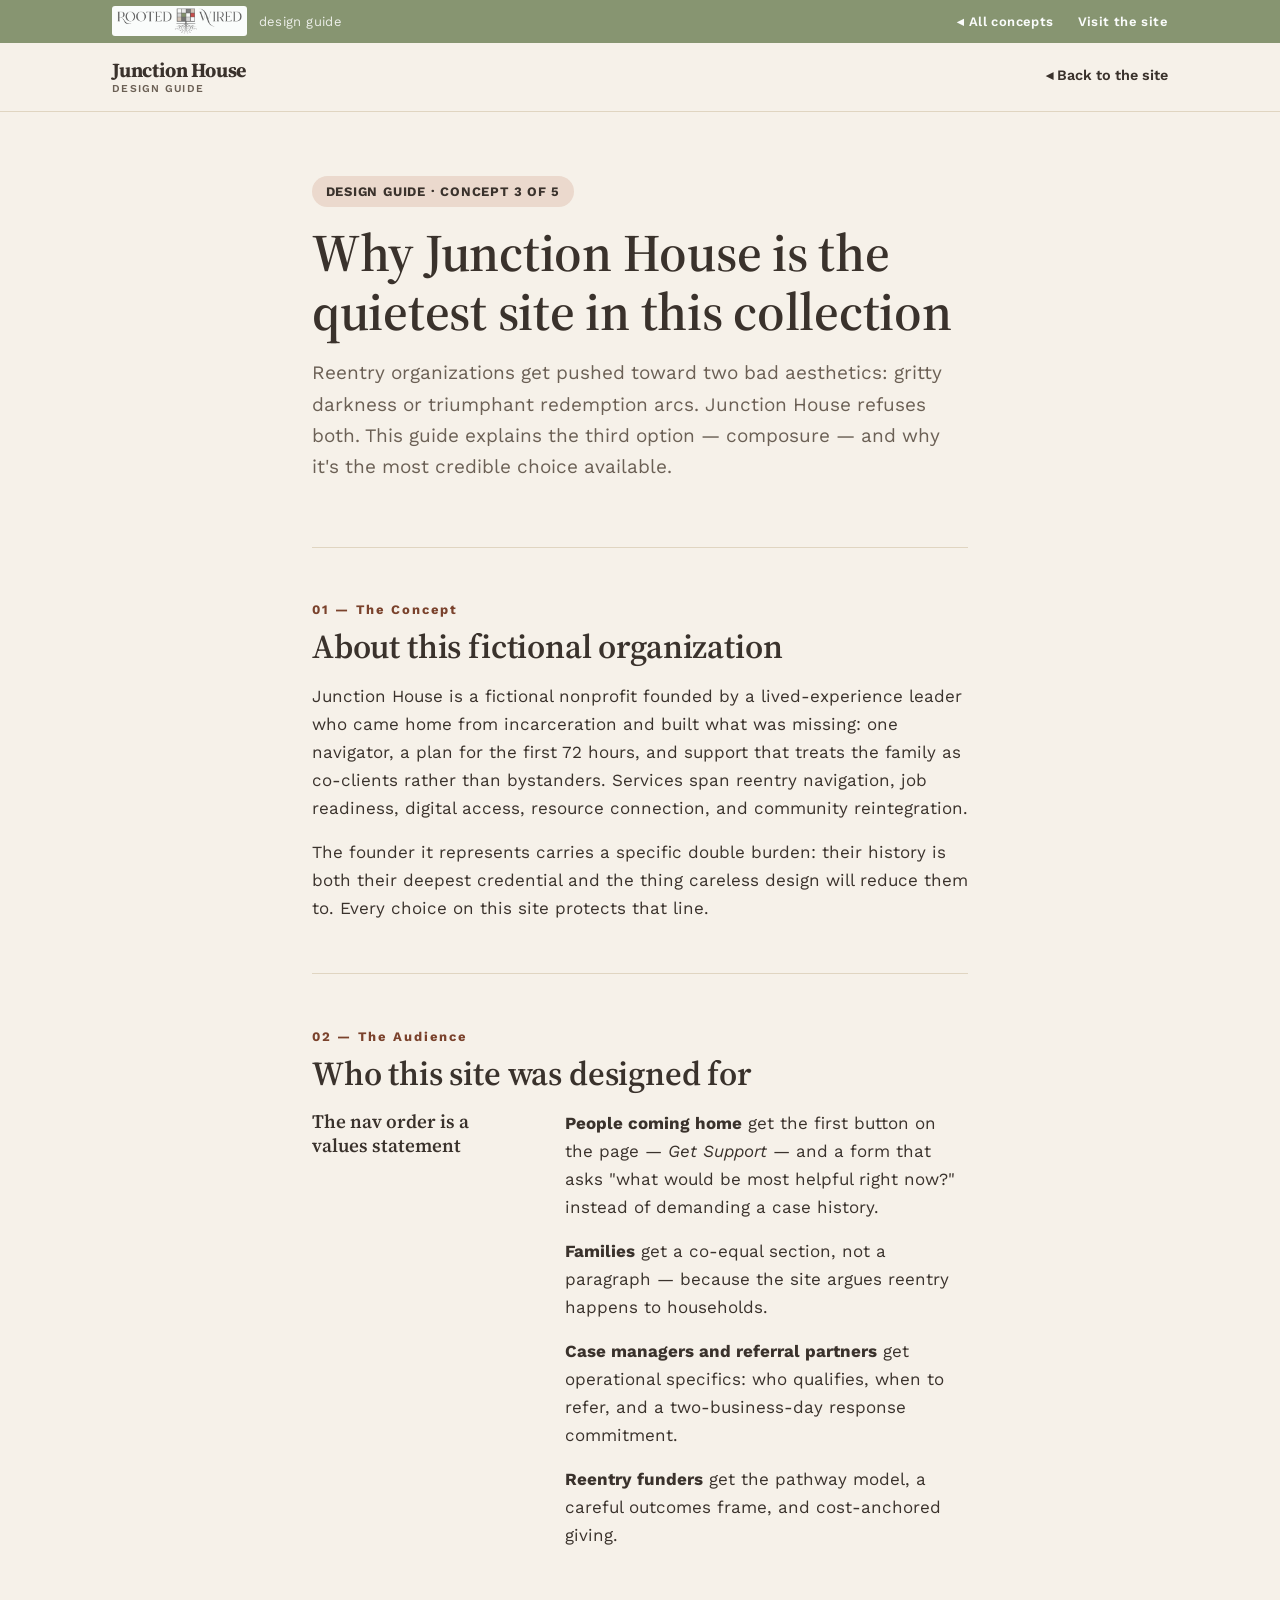
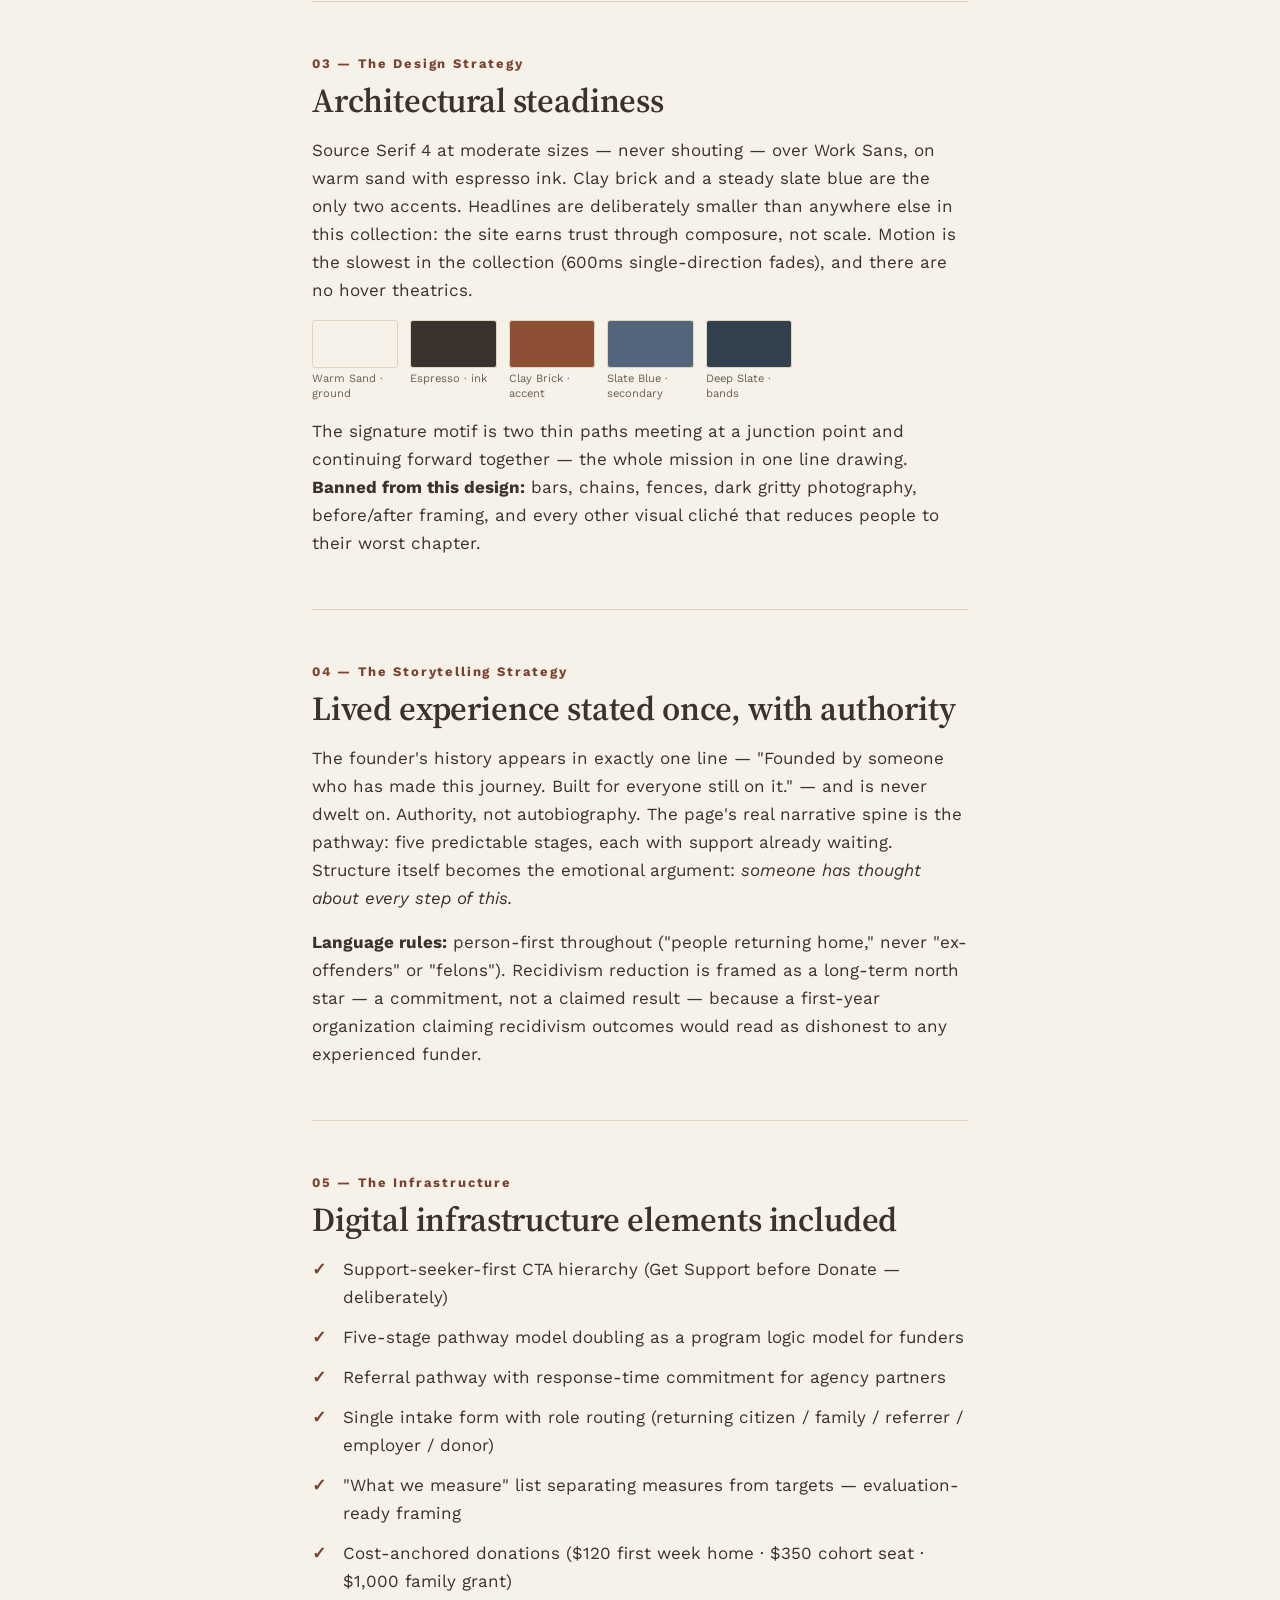
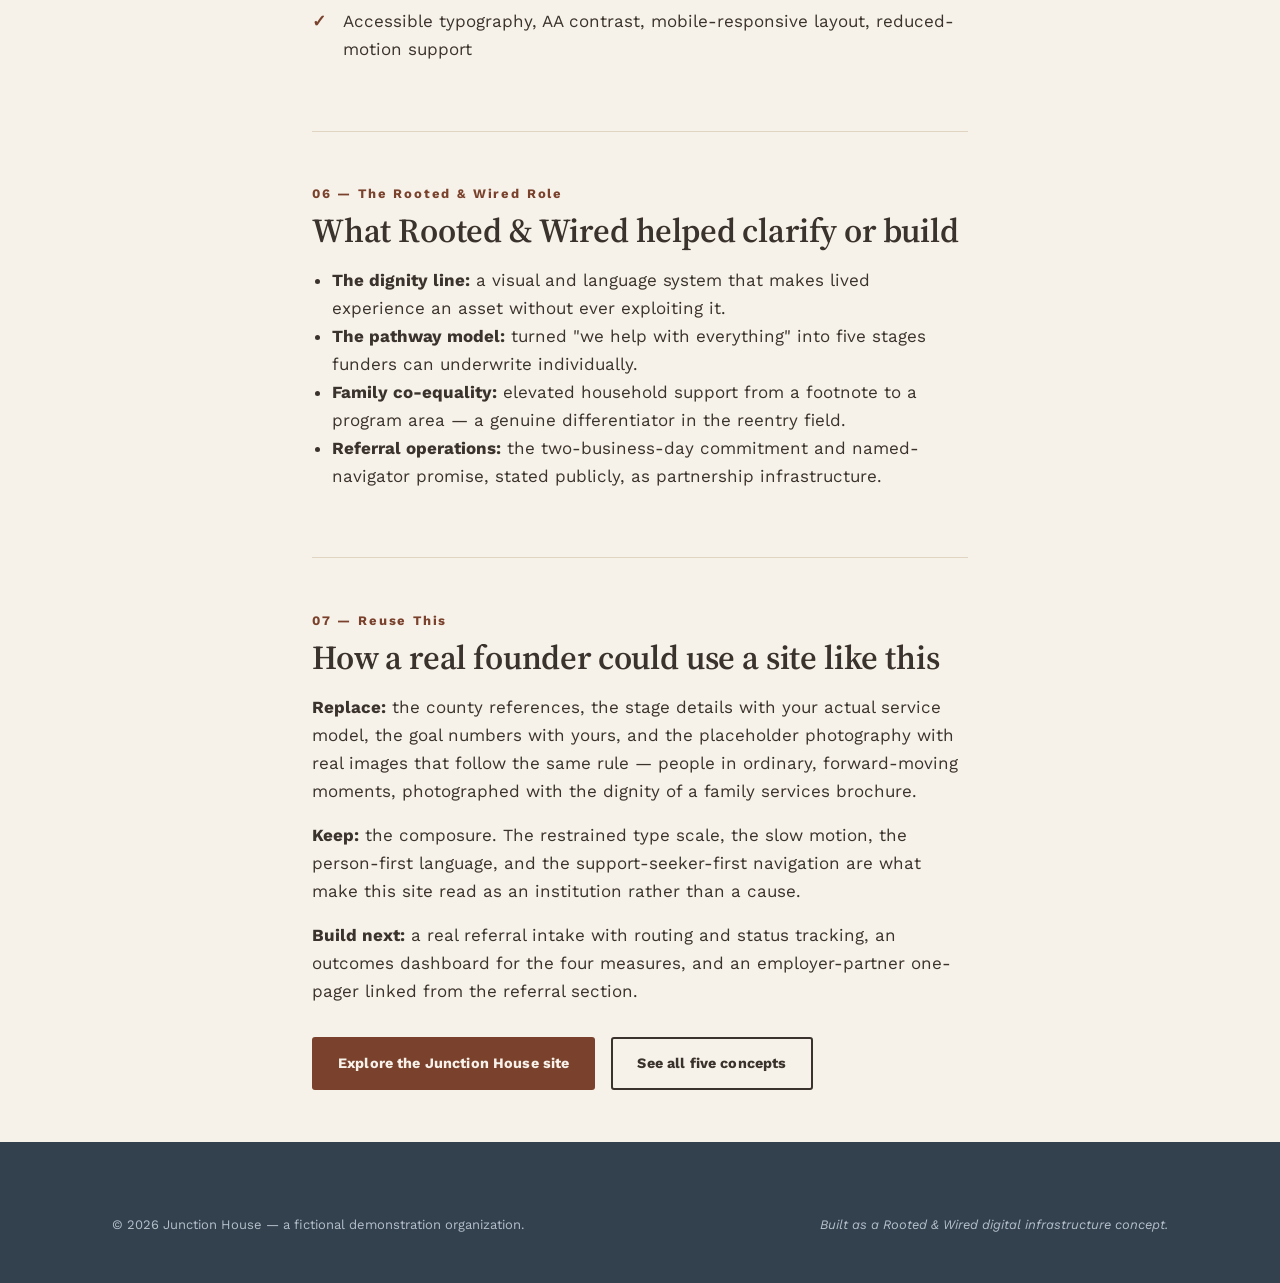
<file: junction-house/guide.html>
﻿<!DOCTYPE html>
<html lang="en">
<head>
<meta charset="UTF-8">
<meta name="viewport" content="width=device-width, initial-scale=1.0">
<title>Design Guide — Junction House · A Rooted &amp; Wired Concept</title>
<meta name="description" content="The strategy behind the Junction House concept site: audience, design system, storytelling, and digital infrastructure.">
<link rel="preconnect" href="https://fonts.googleapis.com">
<link rel="preconnect" href="https://fonts.gstatic.com" crossorigin>
<link href="https://fonts.googleapis.com/css2?family=Source+Serif+4:ital,opsz,wght@0,8..60,400;0,8..60,600;0,8..60,700;1,8..60,400&family=Work+Sans:wght@400;600;700&display=swap" rel="stylesheet">
<link rel="stylesheet" href="../shared/tokens.css">
<link rel="stylesheet" href="../shared/base.css">
<link rel="stylesheet" href="theme.css">
</head>
<body id="top">
<a class="skip-link" href="#main">Skip to content</a>

<div class="demo-strip">
  <div class="container">
    <span class="demo-strip__brand"><img src="../shared/rw-logo.png" alt="Rooted &amp; Wired" class="demo-strip__logo"> design guide</span>
    <span class="demo-strip__links">
      <a href="../index.html">◂ All concepts</a>
      <a href="index.html">Visit the site</a>
    </span>
  </div>
</div>

<header class="site-header">
  <div class="container">
    <a class="brand" href="index.html">Junction House<small>Design Guide</small></a>
    <nav class="site-nav site-nav--simple" aria-label="Primary">
      <a href="index.html">◂ Back to the site</a>
    </nav>
  </div>
</header>

<main id="main">
  <div class="container container--narrow">

    <div class="guide-hero">
      <span class="chip">Design Guide · Concept 3 of 5</span>
      <h1>Why Junction House is the quietest site in this collection</h1>
      <p class="lede">Reentry organizations get pushed toward two bad aesthetics: gritty darkness or triumphant redemption arcs. Junction House refuses both. This guide explains the third option — composure — and why it's the most credible choice available.</p>
    </div>

    <section class="guide-section">
      <span class="guide-num">01 — The Concept</span>
      <h2>About this fictional organization</h2>
      <p>Junction House is a fictional nonprofit founded by a lived-experience leader who came home from incarceration and built what was missing: one navigator, a plan for the first 72 hours, and support that treats the family as co-clients rather than bystanders. Services span reentry navigation, job readiness, digital access, resource connection, and community reintegration.</p>
      <p>The founder it represents carries a specific double burden: their history is both their deepest credential and the thing careless design will reduce them to. Every choice on this site protects that line.</p>
    </section>

    <section class="guide-section">
      <span class="guide-num">02 — The Audience</span>
      <h2>Who this site was designed for</h2>
      <div class="guide-grid">
        <div>
          <h3 style="font-size: var(--fs-md);">The nav order is a values statement</h3>
        </div>
        <div>
          <p><strong>People coming home</strong> get the first button on the page — <em>Get Support</em> — and a form that asks "what would be most helpful right now?" instead of demanding a case history.</p>
          <p><strong>Families</strong> get a co-equal section, not a paragraph — because the site argues reentry happens to households.</p>
          <p><strong>Case managers and referral partners</strong> get operational specifics: who qualifies, when to refer, and a two-business-day response commitment.</p>
          <p><strong>Reentry funders</strong> get the pathway model, a careful outcomes frame, and cost-anchored giving.</p>
        </div>
      </div>
    </section>

    <section class="guide-section">
      <span class="guide-num">03 — The Design Strategy</span>
      <h2>Architectural steadiness</h2>
      <p>Source Serif 4 at moderate sizes — never shouting — over Work Sans, on warm sand with espresso ink. Clay brick and a steady slate blue are the only two accents. Headlines are deliberately smaller than anywhere else in this collection: the site earns trust through composure, not scale. Motion is the slowest in the collection (600ms single-direction fades), and there are no hover theatrics.</p>
      <div class="swatch-row" aria-hidden="true">
        <div class="swatch"><i style="background:#F6F1E9;"></i><span>Warm Sand · ground</span></div>
        <div class="swatch"><i style="background:#3A322C;"></i><span>Espresso · ink</span></div>
        <div class="swatch"><i style="background:#8F4F35;"></i><span>Clay Brick · accent</span></div>
        <div class="swatch"><i style="background:#52657A;"></i><span>Slate Blue · secondary</span></div>
        <div class="swatch"><i style="background:#33414F;"></i><span>Deep Slate · bands</span></div>
      </div>
      <p>The signature motif is two thin paths meeting at a junction point and continuing forward together — the whole mission in one line drawing. <strong>Banned from this design:</strong> bars, chains, fences, dark gritty photography, before/after framing, and every other visual cliché that reduces people to their worst chapter.</p>
    </section>

    <section class="guide-section">
      <span class="guide-num">04 — The Storytelling Strategy</span>
      <h2>Lived experience stated once, with authority</h2>
      <p>The founder's history appears in exactly one line — "Founded by someone who has made this journey. Built for everyone still on it." — and is never dwelt on. Authority, not autobiography. The page's real narrative spine is the pathway: five predictable stages, each with support already waiting. Structure itself becomes the emotional argument: <em>someone has thought about every step of this.</em></p>
      <p><strong>Language rules:</strong> person-first throughout ("people returning home," never "ex-offenders" or "felons"). Recidivism reduction is framed as a long-term north star — a commitment, not a claimed result — because a first-year organization claiming recidivism outcomes would read as dishonest to any experienced funder.</p>
    </section>

    <section class="guide-section">
      <span class="guide-num">05 — The Infrastructure</span>
      <h2>Digital infrastructure elements included</h2>
      <ul class="checklist">
        <li>Support-seeker-first CTA hierarchy (Get Support before Donate — deliberately)</li>
        <li>Five-stage pathway model doubling as a program logic model for funders</li>
        <li>Referral pathway with response-time commitment for agency partners</li>
        <li>Single intake form with role routing (returning citizen / family / referrer / employer / donor)</li>
        <li>"What we measure" list separating measures from targets — evaluation-ready framing</li>
        <li>Cost-anchored donations ($120 first week home · $350 cohort seat · $1,000 family grant)</li>
        <li>Accessible typography, AA contrast, mobile-responsive layout, reduced-motion support</li>
      </ul>
    </section>

    <section class="guide-section">
      <span class="guide-num">06 — The Rooted &amp; Wired Role</span>
      <h2>What Rooted &amp; Wired helped clarify or build</h2>
      <ul>
        <li><strong>The dignity line:</strong> a visual and language system that makes lived experience an asset without ever exploiting it.</li>
        <li><strong>The pathway model:</strong> turned "we help with everything" into five stages funders can underwrite individually.</li>
        <li><strong>Family co-equality:</strong> elevated household support from a footnote to a program area — a genuine differentiator in the reentry field.</li>
        <li><strong>Referral operations:</strong> the two-business-day commitment and named-navigator promise, stated publicly, as partnership infrastructure.</li>
      </ul>
    </section>

    <section class="guide-section">
      <span class="guide-num">07 — Reuse This</span>
      <h2>How a real founder could use a site like this</h2>
      <p><strong>Replace:</strong> the county references, the stage details with your actual service model, the goal numbers with yours, and the placeholder photography with real images that follow the same rule — people in ordinary, forward-moving moments, photographed with the dignity of a family services brochure.</p>
      <p><strong>Keep:</strong> the composure. The restrained type scale, the slow motion, the person-first language, and the support-seeker-first navigation are what make this site read as an institution rather than a cause.</p>
      <p><strong>Build next:</strong> a real referral intake with routing and status tracking, an outcomes dashboard for the four measures, and an employer-partner one-pager linked from the referral section.</p>
      <div class="btn-row" style="margin-top: var(--s-6);">
        <a class="btn btn--primary" href="index.html">Explore the Junction House site</a>
        <a class="btn btn--secondary" href="../index.html">See all five concepts</a>
      </div>
    </section>

  </div>
</main>

<footer class="site-footer">
  <div class="container">
    <div class="footer-base">
      <p>© 2026 Junction House — a fictional demonstration organization.</p>
      <p class="concept-note">Built as a Rooted &amp; Wired digital infrastructure concept.</p>
    </div>
  </div>
</footer>

<script src="../shared/site.js"></script>
</body>
</html>
</file>
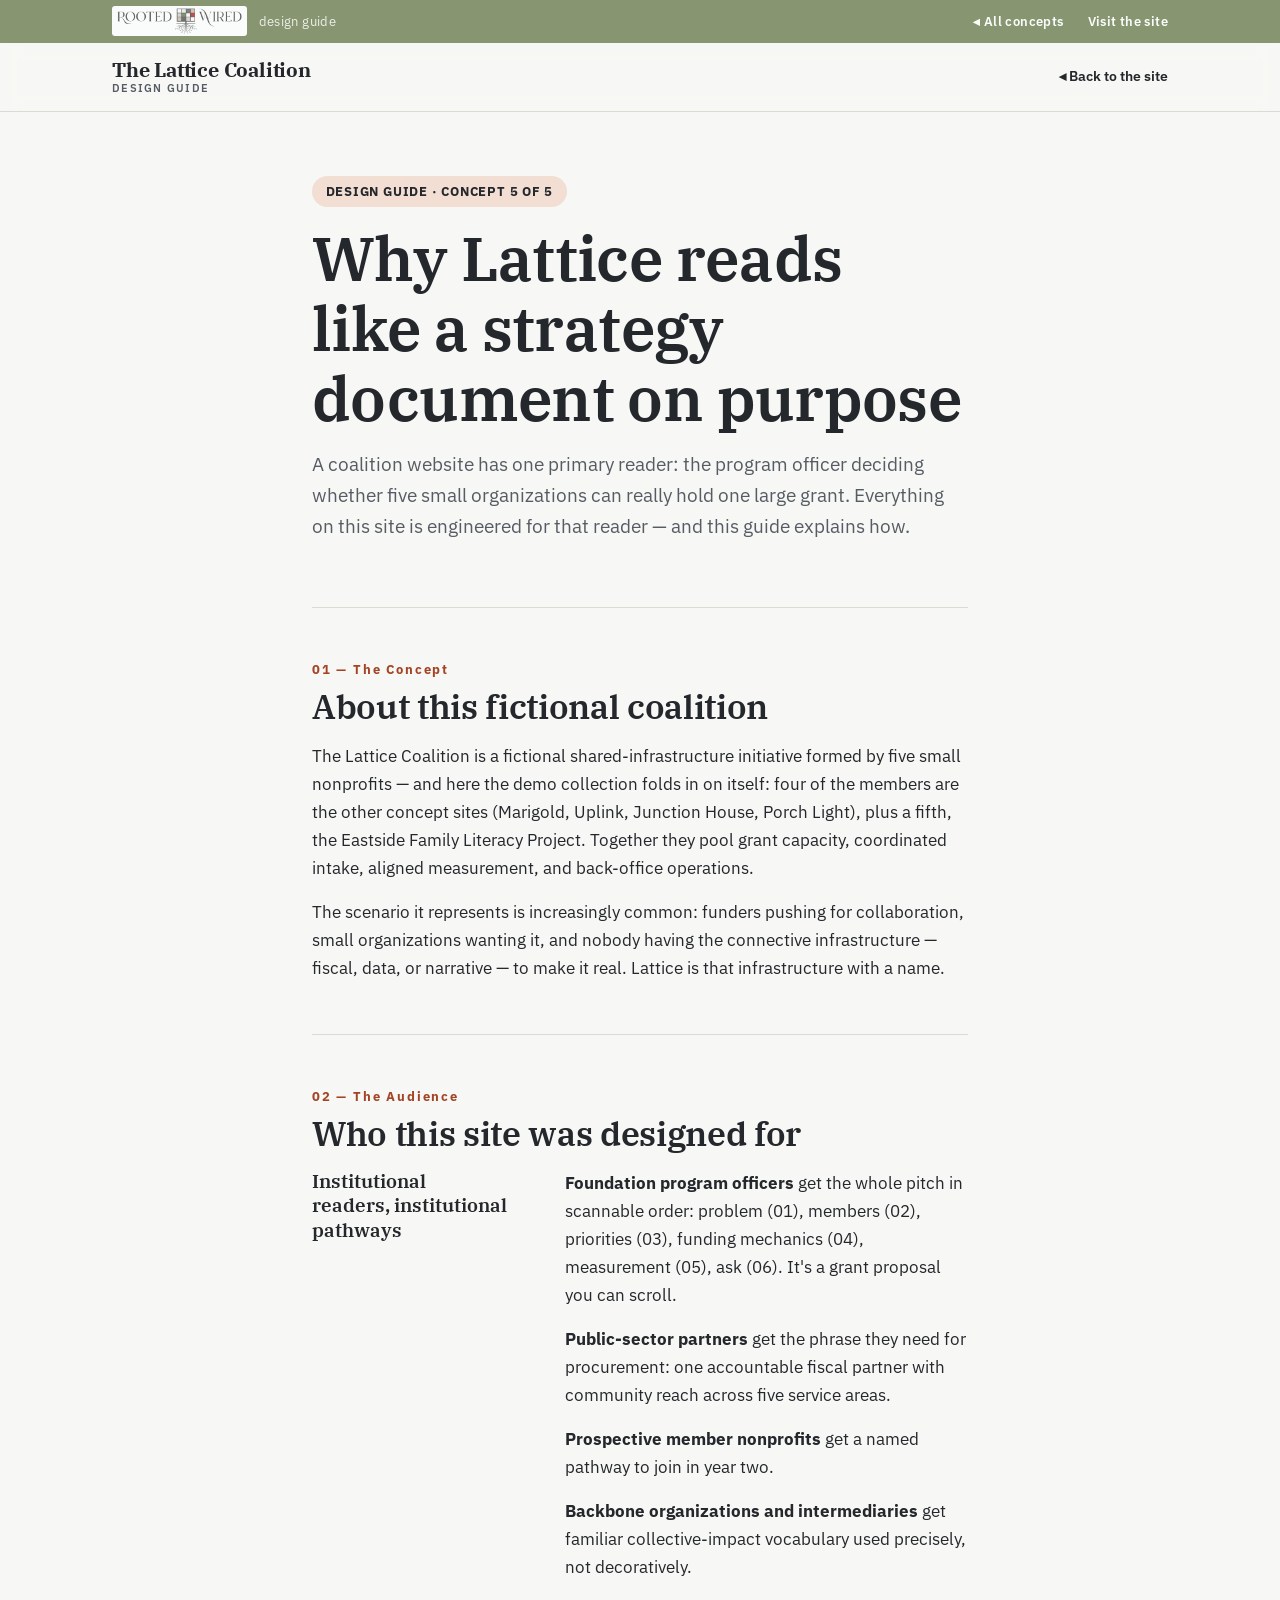
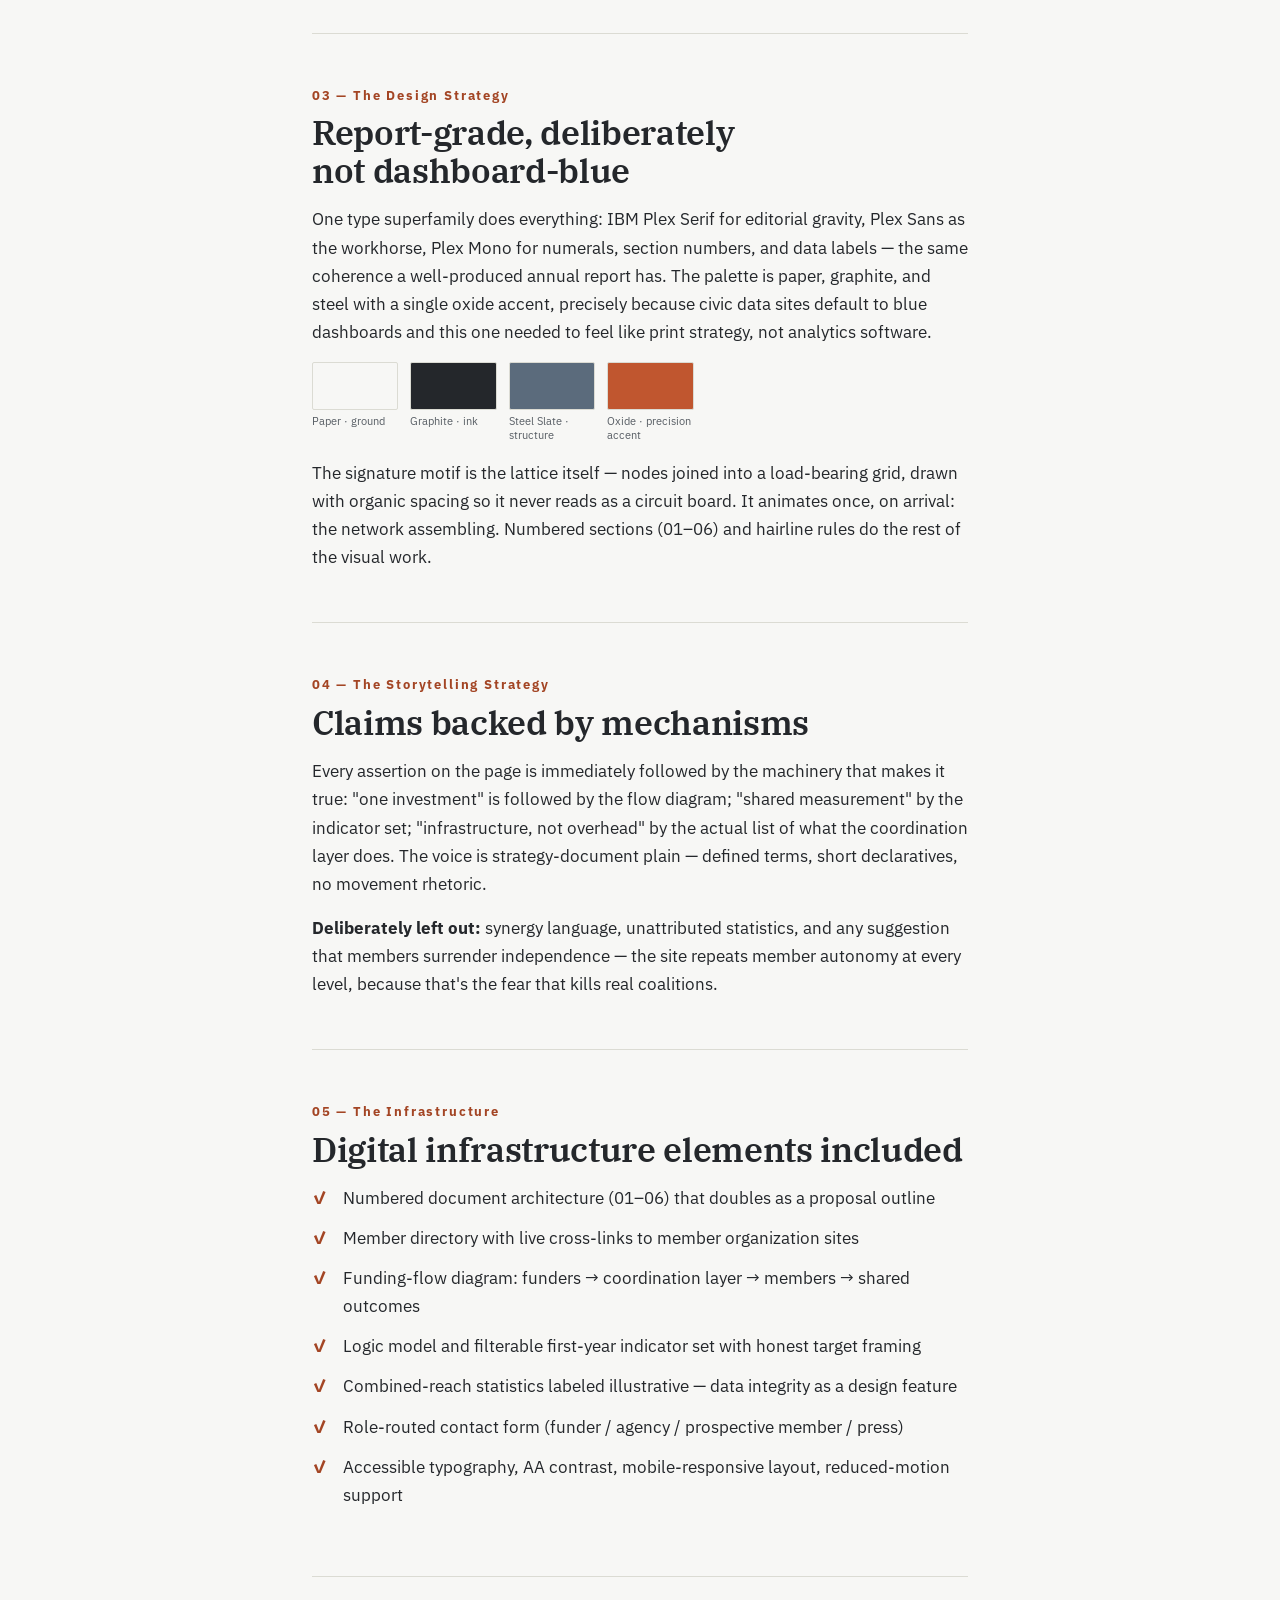
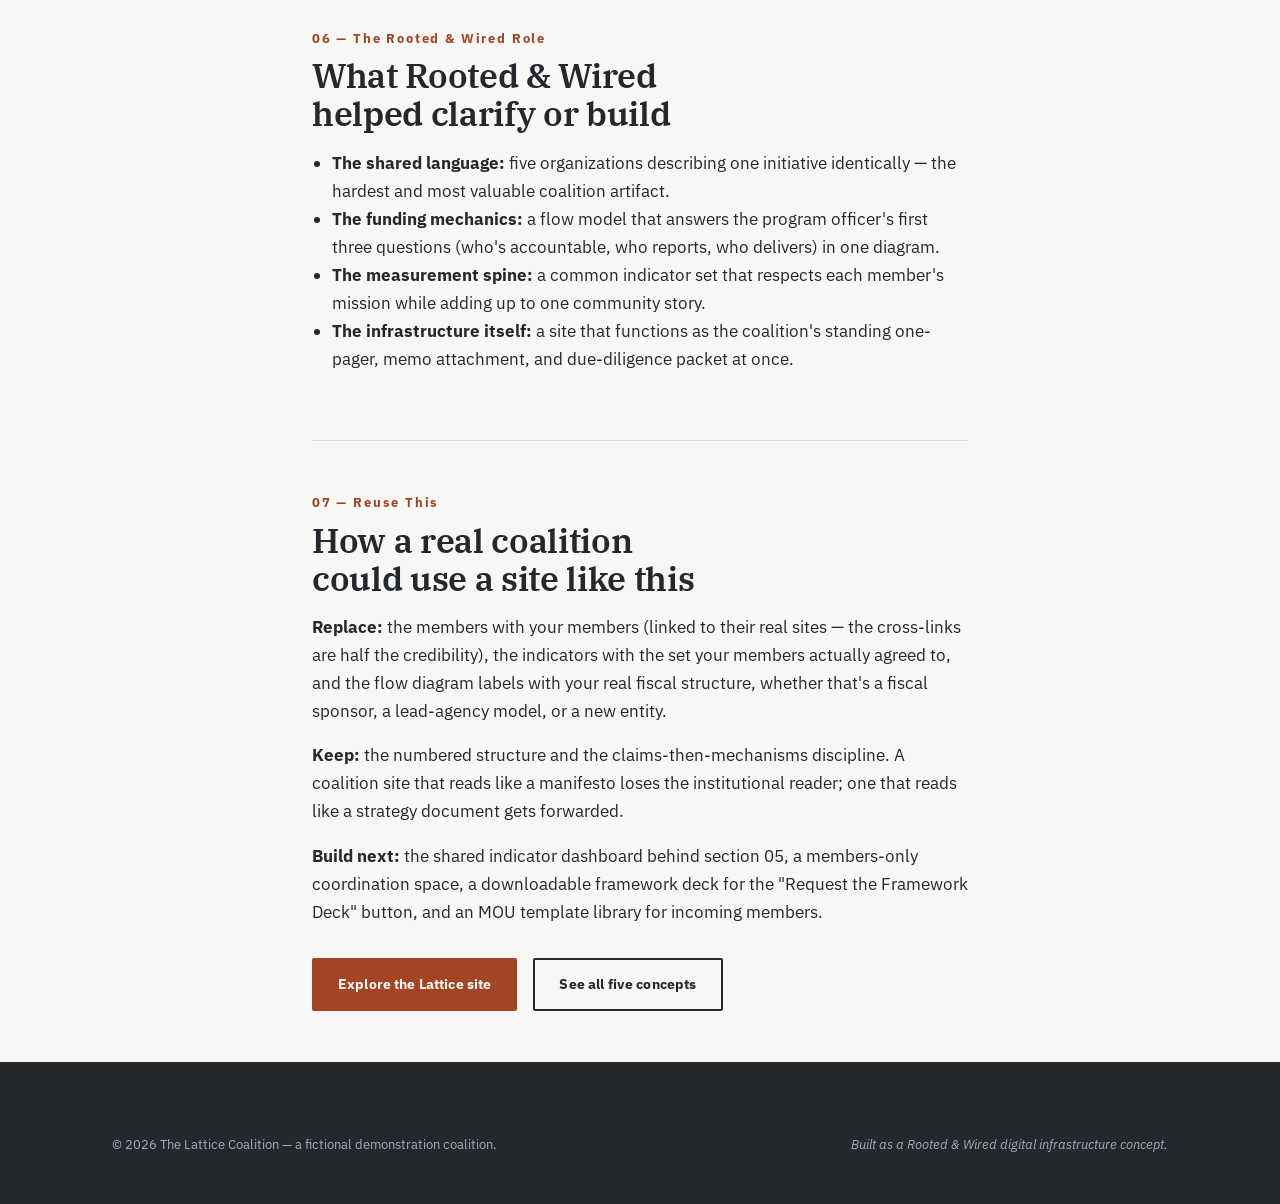
<file: lattice/guide.html>
﻿<!DOCTYPE html>
<html lang="en">
<head>
<meta charset="UTF-8">
<meta name="viewport" content="width=device-width, initial-scale=1.0">
<title>Design Guide — The Lattice Coalition · A Rooted &amp; Wired Concept</title>
<meta name="description" content="The strategy behind the Lattice Coalition concept site: audience, design system, storytelling, and digital infrastructure.">
<link rel="preconnect" href="https://fonts.googleapis.com">
<link rel="preconnect" href="https://fonts.gstatic.com" crossorigin>
<link href="https://fonts.googleapis.com/css2?family=IBM+Plex+Serif:wght@400;600&family=IBM+Plex+Sans:wght@400;600;700&family=IBM+Plex+Mono:wght@400;500;600&display=swap" rel="stylesheet">
<link rel="stylesheet" href="../shared/tokens.css">
<link rel="stylesheet" href="../shared/base.css">
<link rel="stylesheet" href="theme.css">
</head>
<body id="top">
<a class="skip-link" href="#main">Skip to content</a>

<div class="demo-strip">
  <div class="container">
    <span class="demo-strip__brand"><img src="../shared/rw-logo.png" alt="Rooted &amp; Wired" class="demo-strip__logo"> design guide</span>
    <span class="demo-strip__links">
      <a href="../index.html">◂ All concepts</a>
      <a href="index.html">Visit the site</a>
    </span>
  </div>
</div>

<header class="site-header">
  <div class="container">
    <a class="brand" href="index.html">The Lattice Coalition<small>Design Guide</small></a>
    <nav class="site-nav site-nav--simple" aria-label="Primary">
      <a href="index.html">◂ Back to the site</a>
    </nav>
  </div>
</header>

<main id="main">
  <div class="container container--narrow">

    <div class="guide-hero">
      <span class="chip">Design Guide · Concept 5 of 5</span>
      <h1>Why Lattice reads like a strategy document on purpose</h1>
      <p class="lede">A coalition website has one primary reader: the program officer deciding whether five small organizations can really hold one large grant. Everything on this site is engineered for that reader — and this guide explains how.</p>
    </div>

    <section class="guide-section">
      <span class="guide-num">01 — The Concept</span>
      <h2>About this fictional coalition</h2>
      <p>The Lattice Coalition is a fictional shared-infrastructure initiative formed by five small nonprofits — and here the demo collection folds in on itself: four of the members are the other concept sites (Marigold, Uplink, Junction House, Porch Light), plus a fifth, the Eastside Family Literacy Project. Together they pool grant capacity, coordinated intake, aligned measurement, and back-office operations.</p>
      <p>The scenario it represents is increasingly common: funders pushing for collaboration, small organizations wanting it, and nobody having the connective infrastructure — fiscal, data, or narrative — to make it real. Lattice is that infrastructure with a name.</p>
    </section>

    <section class="guide-section">
      <span class="guide-num">02 — The Audience</span>
      <h2>Who this site was designed for</h2>
      <div class="guide-grid">
        <div>
          <h3 style="font-size: var(--fs-md);">Institutional readers, institutional pathways</h3>
        </div>
        <div>
          <p><strong>Foundation program officers</strong> get the whole pitch in scannable order: problem (01), members (02), priorities (03), funding mechanics (04), measurement (05), ask (06). It's a grant proposal you can scroll.</p>
          <p><strong>Public-sector partners</strong> get the phrase they need for procurement: one accountable fiscal partner with community reach across five service areas.</p>
          <p><strong>Prospective member nonprofits</strong> get a named pathway to join in year two.</p>
          <p><strong>Backbone organizations and intermediaries</strong> get familiar collective-impact vocabulary used precisely, not decoratively.</p>
        </div>
      </div>
    </section>

    <section class="guide-section">
      <span class="guide-num">03 — The Design Strategy</span>
      <h2>Report-grade, deliberately not dashboard-blue</h2>
      <p>One type superfamily does everything: IBM Plex Serif for editorial gravity, Plex Sans as the workhorse, Plex Mono for numerals, section numbers, and data labels — the same coherence a well-produced annual report has. The palette is paper, graphite, and steel with a single oxide accent, precisely because civic data sites default to blue dashboards and this one needed to feel like print strategy, not analytics software.</p>
      <div class="swatch-row" aria-hidden="true">
        <div class="swatch"><i style="background:#F7F7F5;"></i><span>Paper · ground</span></div>
        <div class="swatch"><i style="background:#24272B;"></i><span>Graphite · ink</span></div>
        <div class="swatch"><i style="background:#5B6B7C;"></i><span>Steel Slate · structure</span></div>
        <div class="swatch"><i style="background:#C0562F;"></i><span>Oxide · precision accent</span></div>
      </div>
      <p>The signature motif is the lattice itself — nodes joined into a load-bearing grid, drawn with organic spacing so it never reads as a circuit board. It animates once, on arrival: the network assembling. Numbered sections (01–06) and hairline rules do the rest of the visual work.</p>
    </section>

    <section class="guide-section">
      <span class="guide-num">04 — The Storytelling Strategy</span>
      <h2>Claims backed by mechanisms</h2>
      <p>Every assertion on the page is immediately followed by the machinery that makes it true: "one investment" is followed by the flow diagram; "shared measurement" by the indicator set; "infrastructure, not overhead" by the actual list of what the coordination layer does. The voice is strategy-document plain — defined terms, short declaratives, no movement rhetoric.</p>
      <p><strong>Deliberately left out:</strong> synergy language, unattributed statistics, and any suggestion that members surrender independence — the site repeats member autonomy at every level, because that's the fear that kills real coalitions.</p>
    </section>

    <section class="guide-section">
      <span class="guide-num">05 — The Infrastructure</span>
      <h2>Digital infrastructure elements included</h2>
      <ul class="checklist">
        <li>Numbered document architecture (01–06) that doubles as a proposal outline</li>
        <li>Member directory with live cross-links to member organization sites</li>
        <li>Funding-flow diagram: funders → coordination layer → members → shared outcomes</li>
        <li>Logic model and filterable first-year indicator set with honest target framing</li>
        <li>Combined-reach statistics labeled illustrative — data integrity as a design feature</li>
        <li>Role-routed contact form (funder / agency / prospective member / press)</li>
        <li>Accessible typography, AA contrast, mobile-responsive layout, reduced-motion support</li>
      </ul>
    </section>

    <section class="guide-section">
      <span class="guide-num">06 — The Rooted &amp; Wired Role</span>
      <h2>What Rooted &amp; Wired helped clarify or build</h2>
      <ul>
        <li><strong>The shared language:</strong> five organizations describing one initiative identically — the hardest and most valuable coalition artifact.</li>
        <li><strong>The funding mechanics:</strong> a flow model that answers the program officer's first three questions (who's accountable, who reports, who delivers) in one diagram.</li>
        <li><strong>The measurement spine:</strong> a common indicator set that respects each member's mission while adding up to one community story.</li>
        <li><strong>The infrastructure itself:</strong> a site that functions as the coalition's standing one-pager, memo attachment, and due-diligence packet at once.</li>
      </ul>
    </section>

    <section class="guide-section">
      <span class="guide-num">07 — Reuse This</span>
      <h2>How a real coalition could use a site like this</h2>
      <p><strong>Replace:</strong> the members with your members (linked to their real sites — the cross-links are half the credibility), the indicators with the set your members actually agreed to, and the flow diagram labels with your real fiscal structure, whether that's a fiscal sponsor, a lead-agency model, or a new entity.</p>
      <p><strong>Keep:</strong> the numbered structure and the claims-then-mechanisms discipline. A coalition site that reads like a manifesto loses the institutional reader; one that reads like a strategy document gets forwarded.</p>
      <p><strong>Build next:</strong> the shared indicator dashboard behind section 05, a members-only coordination space, a downloadable framework deck for the "Request the Framework Deck" button, and an MOU template library for incoming members.</p>
      <div class="btn-row" style="margin-top: var(--s-6);">
        <a class="btn btn--primary" href="index.html">Explore the Lattice site</a>
        <a class="btn btn--secondary" href="../index.html">See all five concepts</a>
      </div>
    </section>

  </div>
</main>

<footer class="site-footer">
  <div class="container">
    <div class="footer-base">
      <p>© 2026 The Lattice Coalition — a fictional demonstration coalition.</p>
      <p class="concept-note">Built as a Rooted &amp; Wired digital infrastructure concept.</p>
    </div>
  </div>
</footer>

<script src="../shared/site.js"></script>
</body>
</html>
</file>
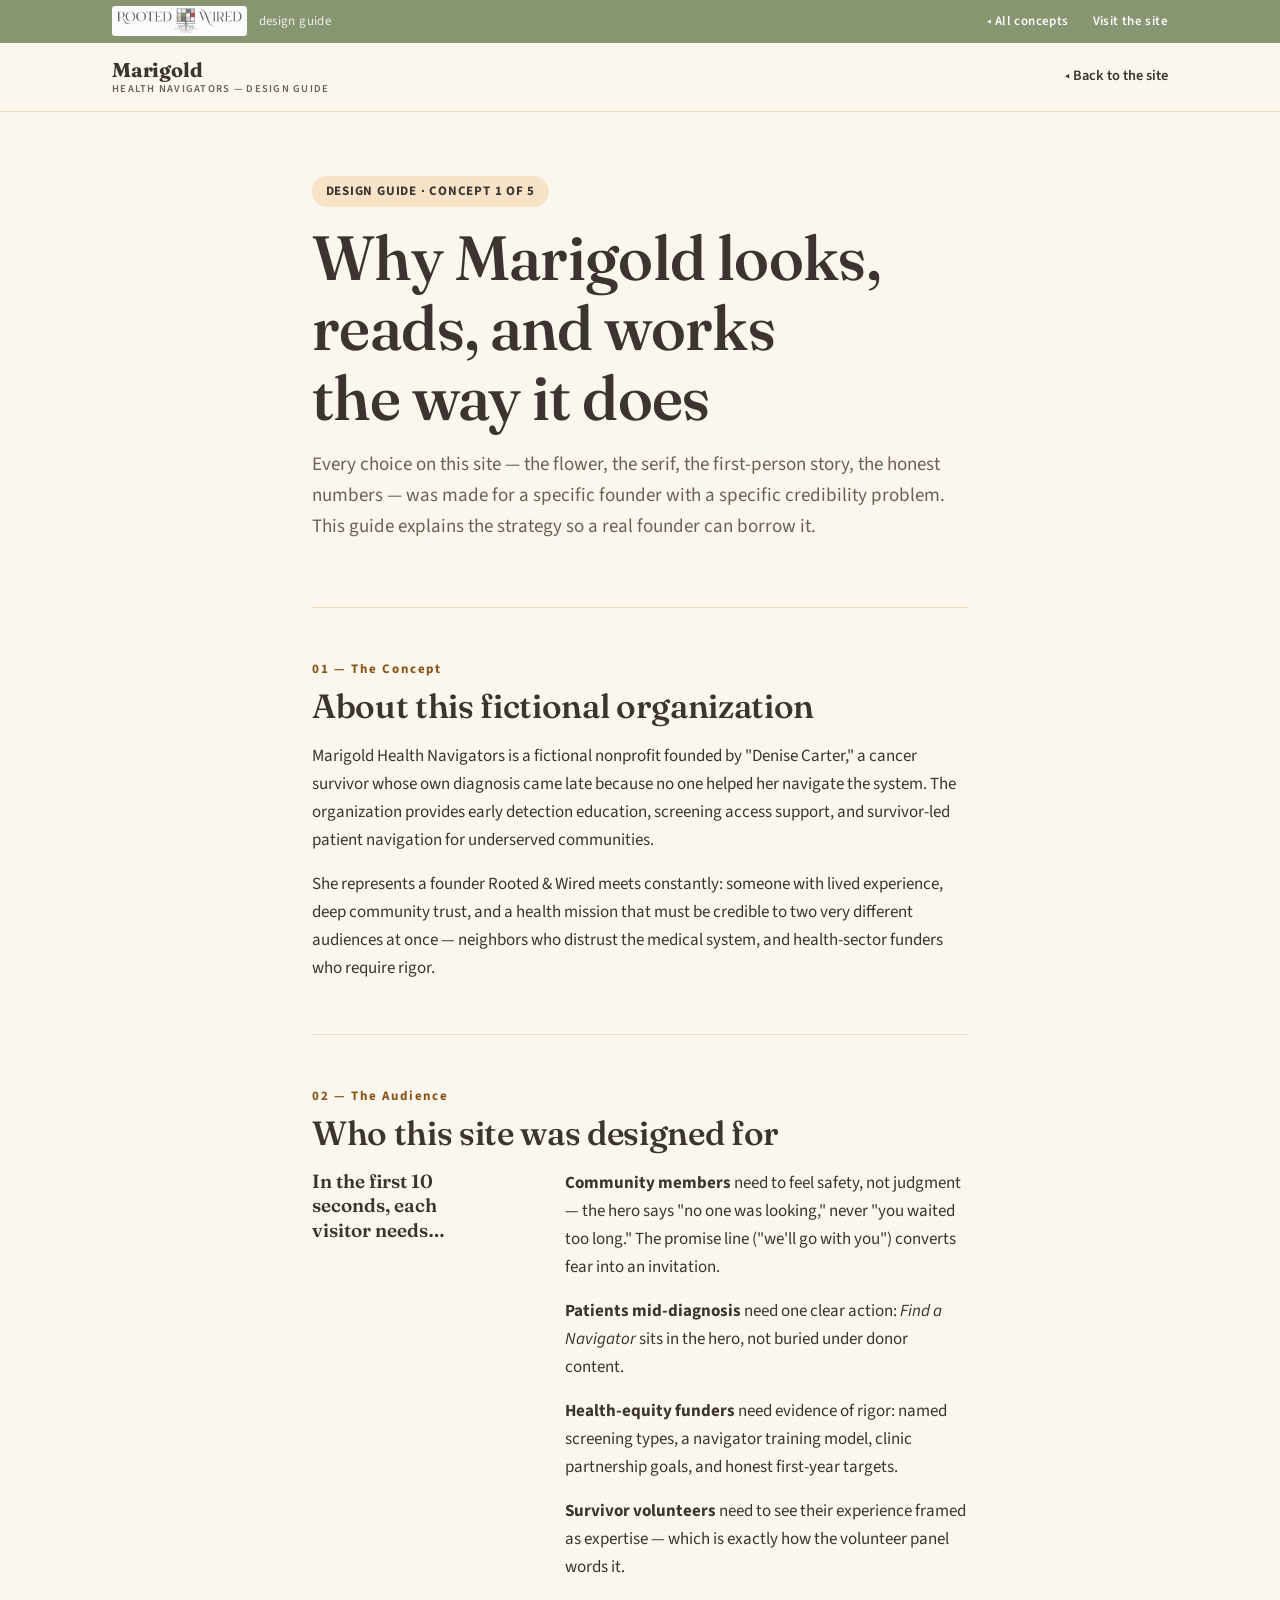
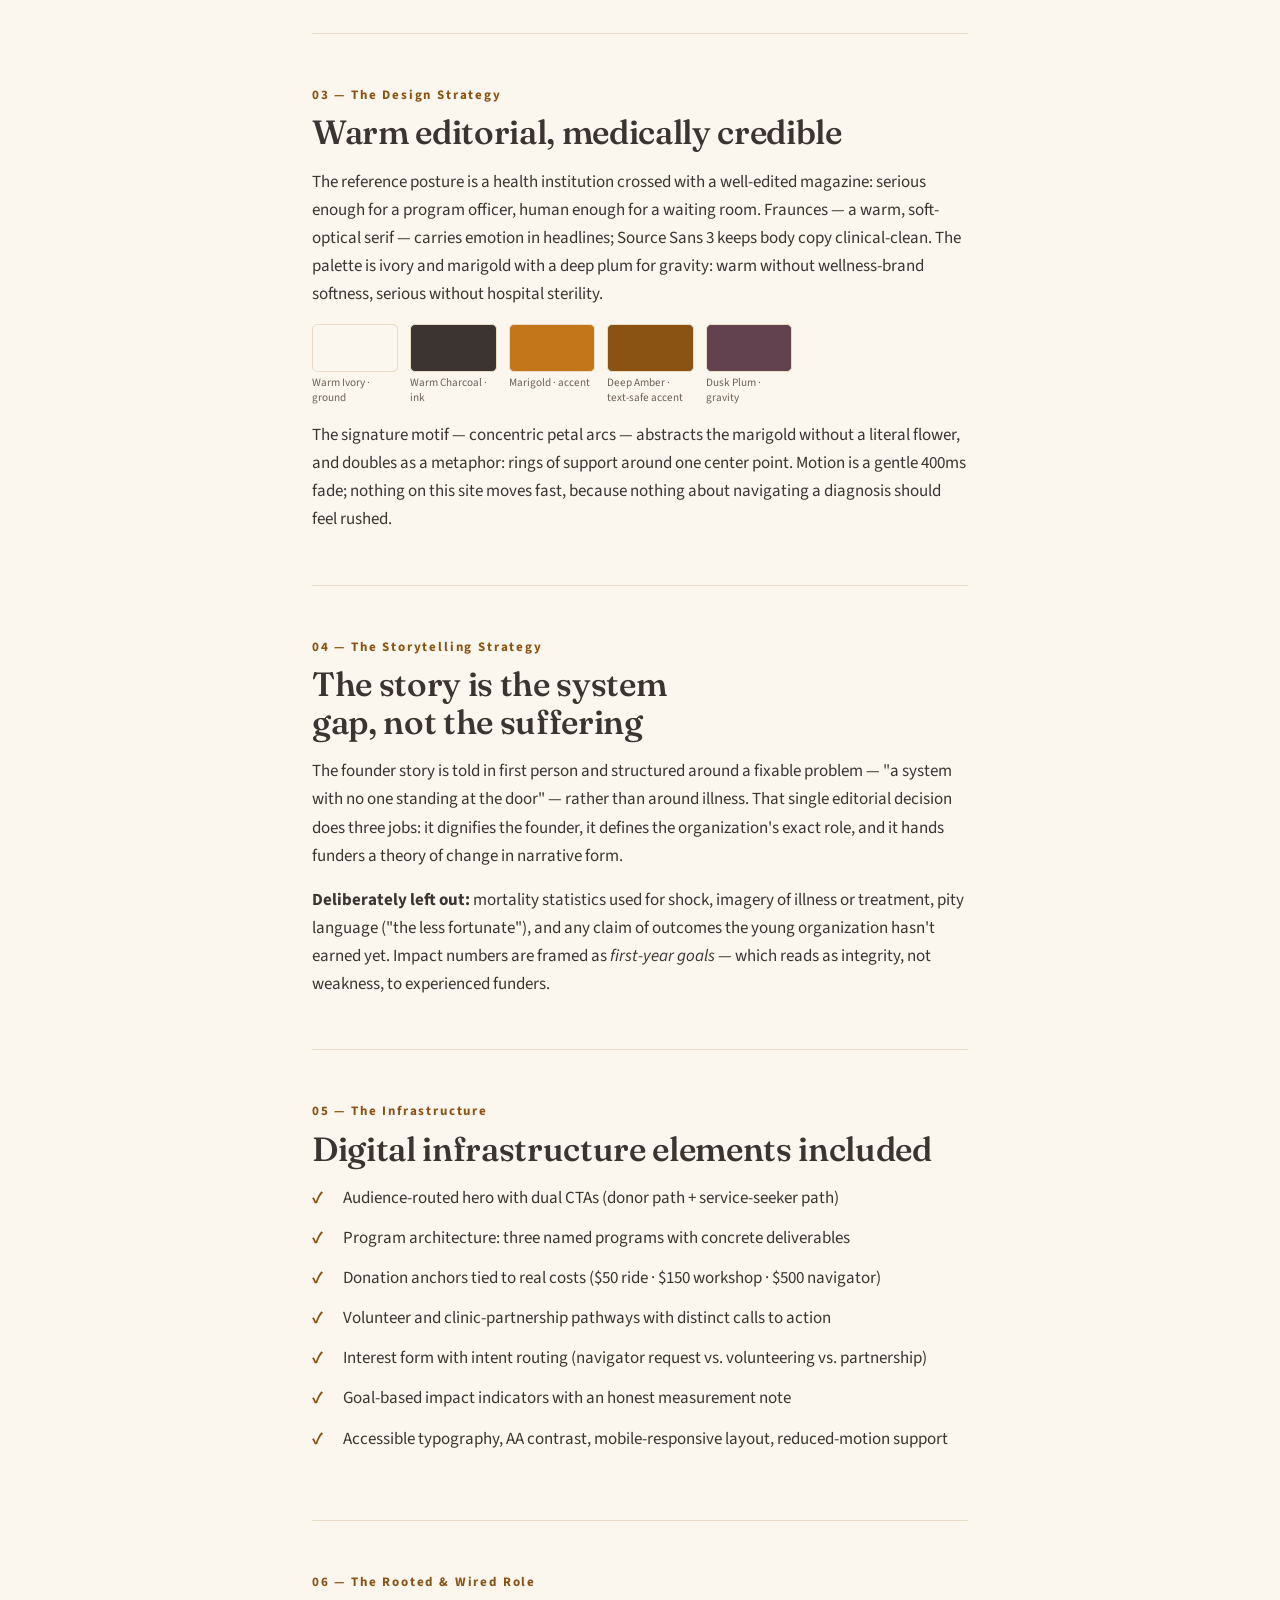
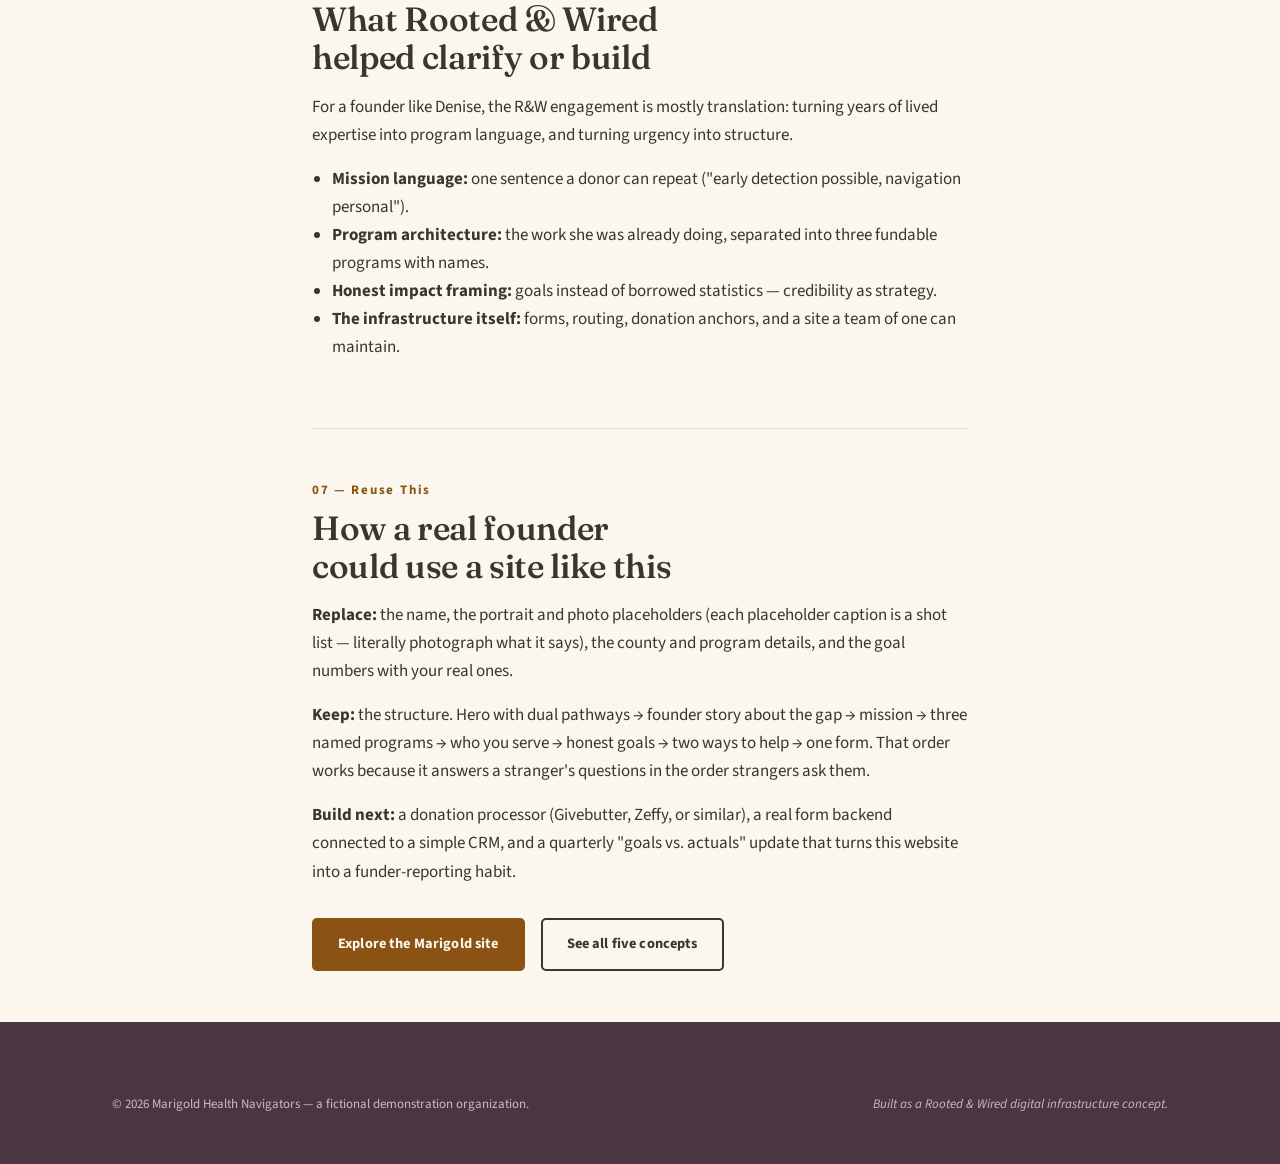
<file: marigold/guide.html>
﻿<!DOCTYPE html>
<html lang="en">
<head>
<meta charset="UTF-8">
<meta name="viewport" content="width=device-width, initial-scale=1.0">
<title>Design Guide — Marigold Health Navigators · A Rooted &amp; Wired Concept</title>
<meta name="description" content="The strategy behind the Marigold Health Navigators concept site: audience, design system, storytelling, and digital infrastructure.">
<link rel="preconnect" href="https://fonts.googleapis.com">
<link rel="preconnect" href="https://fonts.gstatic.com" crossorigin>
<link href="https://fonts.googleapis.com/css2?family=Fraunces:ital,opsz,wght@0,9..144,400..650;1,9..144,400..600&family=Source+Sans+3:wght@400;600;700&display=swap" rel="stylesheet">
<link rel="stylesheet" href="../shared/tokens.css">
<link rel="stylesheet" href="../shared/base.css">
<link rel="stylesheet" href="theme.css">
</head>
<body id="top">
<a class="skip-link" href="#main">Skip to content</a>

<div class="demo-strip">
  <div class="container">
    <span class="demo-strip__brand"><img src="../shared/rw-logo.png" alt="Rooted &amp; Wired" class="demo-strip__logo"> design guide</span>
    <span class="demo-strip__links">
      <a href="../index.html">◂ All concepts</a>
      <a href="index.html">Visit the site</a>
    </span>
  </div>
</div>

<header class="site-header">
  <div class="container">
    <a class="brand" href="index.html">Marigold<small>Health Navigators — Design Guide</small></a>
    <nav class="site-nav site-nav--simple" aria-label="Primary">
      <a href="index.html">◂ Back to the site</a>
    </nav>
  </div>
</header>

<main id="main">
  <div class="container container--narrow">

    <div class="guide-hero">
      <span class="chip">Design Guide · Concept 1 of 5</span>
      <h1>Why Marigold looks, reads, and works the way it does</h1>
      <p class="lede">Every choice on this site — the flower, the serif, the first-person story, the honest numbers — was made for a specific founder with a specific credibility problem. This guide explains the strategy so a real founder can borrow it.</p>
    </div>

    <section class="guide-section">
      <span class="guide-num">01 — The Concept</span>
      <h2>About this fictional organization</h2>
      <p>Marigold Health Navigators is a fictional nonprofit founded by "Denise Carter," a cancer survivor whose own diagnosis came late because no one helped her navigate the system. The organization provides early detection education, screening access support, and survivor-led patient navigation for underserved communities.</p>
      <p>She represents a founder Rooted &amp; Wired meets constantly: someone with lived experience, deep community trust, and a health mission that must be credible to two very different audiences at once — neighbors who distrust the medical system, and health-sector funders who require rigor.</p>
    </section>

    <section class="guide-section">
      <span class="guide-num">02 — The Audience</span>
      <h2>Who this site was designed for</h2>
      <div class="guide-grid">
        <div>
          <h3 style="font-size: var(--fs-md);">In the first 10 seconds, each visitor needs…</h3>
        </div>
        <div>
          <p><strong>Community members</strong> need to feel safety, not judgment — the hero says "no one was looking," never "you waited too long." The promise line ("we'll go with you") converts fear into an invitation.</p>
          <p><strong>Patients mid-diagnosis</strong> need one clear action: <em>Find a Navigator</em> sits in the hero, not buried under donor content.</p>
          <p><strong>Health-equity funders</strong> need evidence of rigor: named screening types, a navigator training model, clinic partnership goals, and honest first-year targets.</p>
          <p><strong>Survivor volunteers</strong> need to see their experience framed as expertise — which is exactly how the volunteer panel words it.</p>
        </div>
      </div>
    </section>

    <section class="guide-section">
      <span class="guide-num">03 — The Design Strategy</span>
      <h2>Warm editorial, medically credible</h2>
      <p>The reference posture is a health institution crossed with a well-edited magazine: serious enough for a program officer, human enough for a waiting room. Fraunces — a warm, soft-optical serif — carries emotion in headlines; Source Sans 3 keeps body copy clinical-clean. The palette is ivory and marigold with a deep plum for gravity: warm without wellness-brand softness, serious without hospital sterility.</p>
      <div class="swatch-row" aria-hidden="true">
        <div class="swatch"><i style="background:#FBF6EE;"></i><span>Warm Ivory · ground</span></div>
        <div class="swatch"><i style="background:#3B3430;"></i><span>Warm Charcoal · ink</span></div>
        <div class="swatch"><i style="background:#C4761B;"></i><span>Marigold · accent</span></div>
        <div class="swatch"><i style="background:#8A5314;"></i><span>Deep Amber · text-safe accent</span></div>
        <div class="swatch"><i style="background:#63424F;"></i><span>Dusk Plum · gravity</span></div>
      </div>
      <p>The signature motif — concentric petal arcs — abstracts the marigold without a literal flower, and doubles as a metaphor: rings of support around one center point. Motion is a gentle 400ms fade; nothing on this site moves fast, because nothing about navigating a diagnosis should feel rushed.</p>
    </section>

    <section class="guide-section">
      <span class="guide-num">04 — The Storytelling Strategy</span>
      <h2>The story is the system gap, not the suffering</h2>
      <p>The founder story is told in first person and structured around a fixable problem — "a system with no one standing at the door" — rather than around illness. That single editorial decision does three jobs: it dignifies the founder, it defines the organization's exact role, and it hands funders a theory of change in narrative form.</p>
      <p><strong>Deliberately left out:</strong> mortality statistics used for shock, imagery of illness or treatment, pity language ("the less fortunate"), and any claim of outcomes the young organization hasn't earned yet. Impact numbers are framed as <em>first-year goals</em> — which reads as integrity, not weakness, to experienced funders.</p>
    </section>

    <section class="guide-section">
      <span class="guide-num">05 — The Infrastructure</span>
      <h2>Digital infrastructure elements included</h2>
      <ul class="checklist">
        <li>Audience-routed hero with dual CTAs (donor path + service-seeker path)</li>
        <li>Program architecture: three named programs with concrete deliverables</li>
        <li>Donation anchors tied to real costs ($50 ride · $150 workshop · $500 navigator)</li>
        <li>Volunteer and clinic-partnership pathways with distinct calls to action</li>
        <li>Interest form with intent routing (navigator request vs. volunteering vs. partnership)</li>
        <li>Goal-based impact indicators with an honest measurement note</li>
        <li>Accessible typography, AA contrast, mobile-responsive layout, reduced-motion support</li>
      </ul>
    </section>

    <section class="guide-section">
      <span class="guide-num">06 — The Rooted &amp; Wired Role</span>
      <h2>What Rooted &amp; Wired helped clarify or build</h2>
      <p>For a founder like Denise, the R&amp;W engagement is mostly translation: turning years of lived expertise into program language, and turning urgency into structure.</p>
      <ul>
        <li><strong>Mission language:</strong> one sentence a donor can repeat ("early detection possible, navigation personal").</li>
        <li><strong>Program architecture:</strong> the work she was already doing, separated into three fundable programs with names.</li>
        <li><strong>Honest impact framing:</strong> goals instead of borrowed statistics — credibility as strategy.</li>
        <li><strong>The infrastructure itself:</strong> forms, routing, donation anchors, and a site a team of one can maintain.</li>
      </ul>
    </section>

    <section class="guide-section">
      <span class="guide-num">07 — Reuse This</span>
      <h2>How a real founder could use a site like this</h2>
      <p><strong>Replace:</strong> the name, the portrait and photo placeholders (each placeholder caption is a shot list — literally photograph what it says), the county and program details, and the goal numbers with your real ones.</p>
      <p><strong>Keep:</strong> the structure. Hero with dual pathways → founder story about the gap → mission → three named programs → who you serve → honest goals → two ways to help → one form. That order works because it answers a stranger's questions in the order strangers ask them.</p>
      <p><strong>Build next:</strong> a donation processor (Givebutter, Zeffy, or similar), a real form backend connected to a simple CRM, and a quarterly "goals vs. actuals" update that turns this website into a funder-reporting habit.</p>
      <div class="btn-row" style="margin-top: var(--s-6);">
        <a class="btn btn--primary" href="index.html">Explore the Marigold site</a>
        <a class="btn btn--secondary" href="../index.html">See all five concepts</a>
      </div>
    </section>

  </div>
</main>

<footer class="site-footer">
  <div class="container">
    <div class="footer-base">
      <p>© 2026 Marigold Health Navigators — a fictional demonstration organization.</p>
      <p class="concept-note">Built as a Rooted &amp; Wired digital infrastructure concept.</p>
    </div>
  </div>
</footer>

<script src="../shared/site.js"></script>
</body>
</html>
</file>
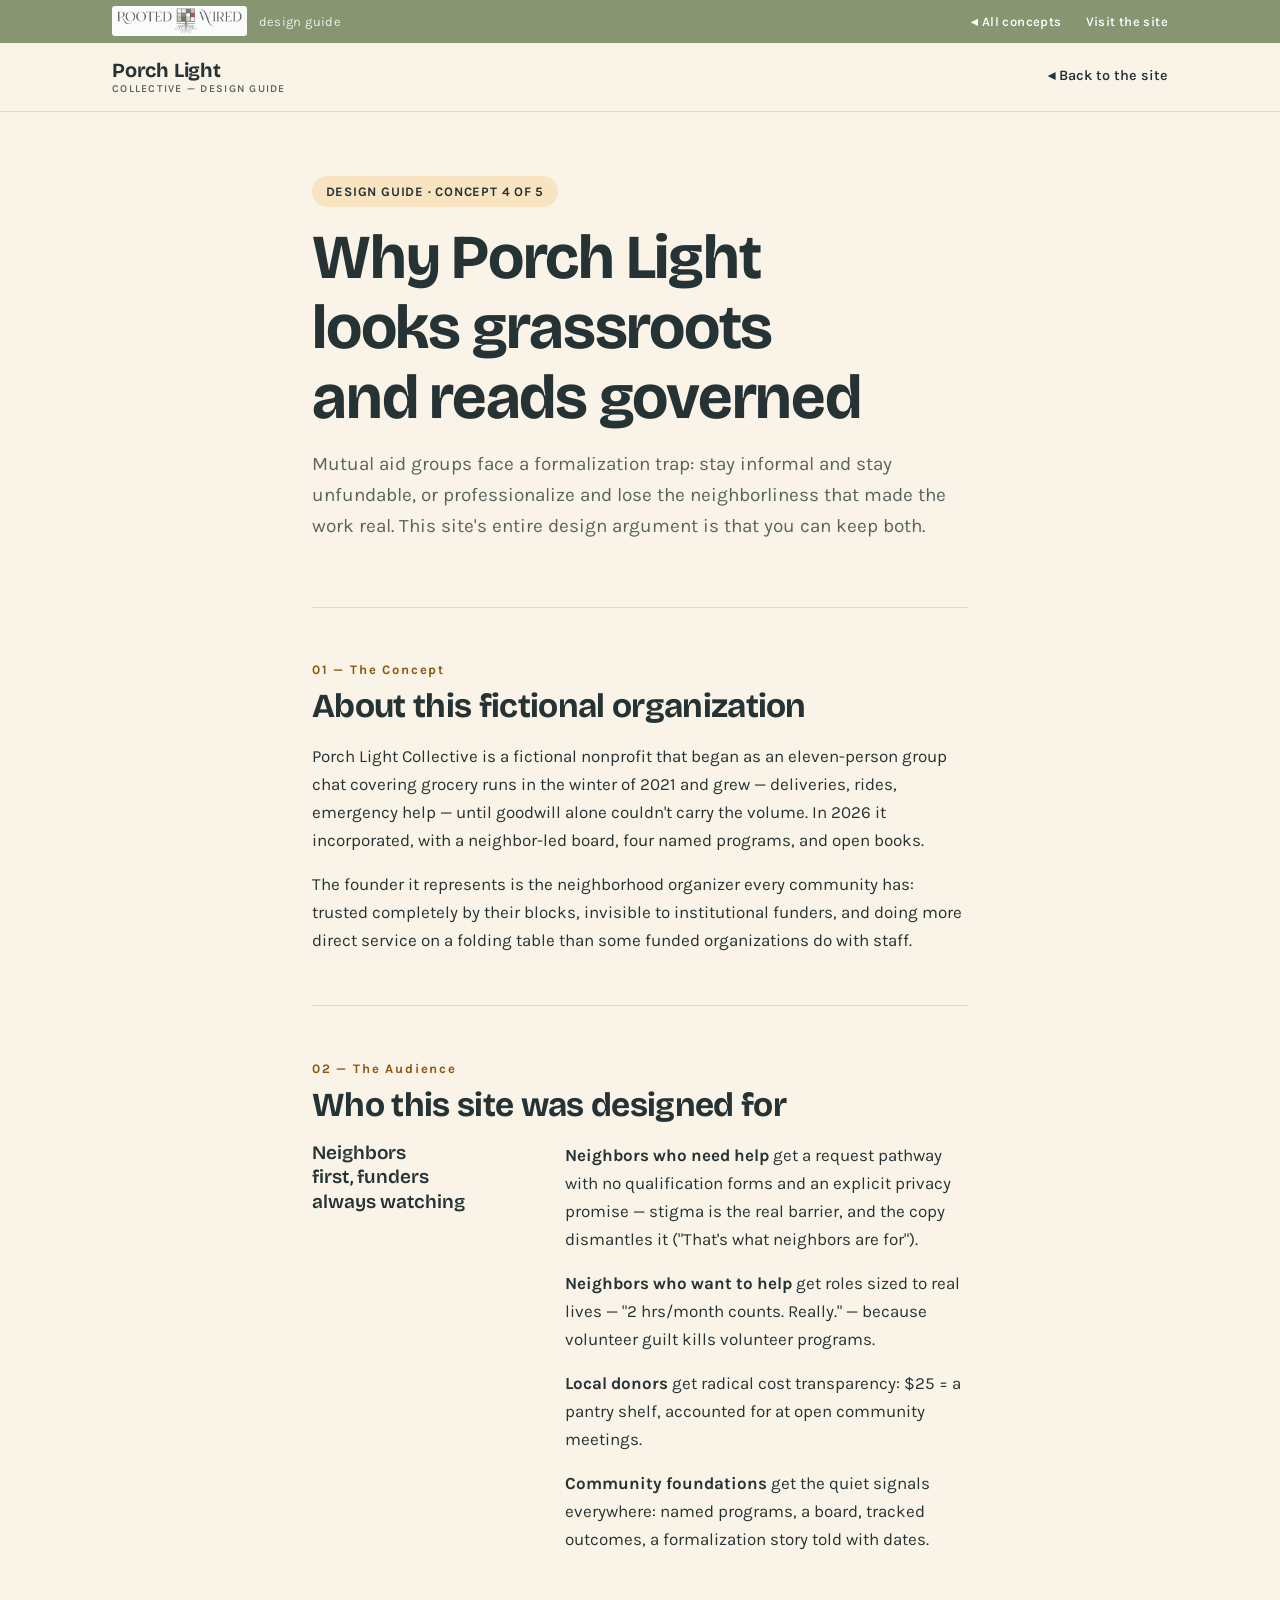
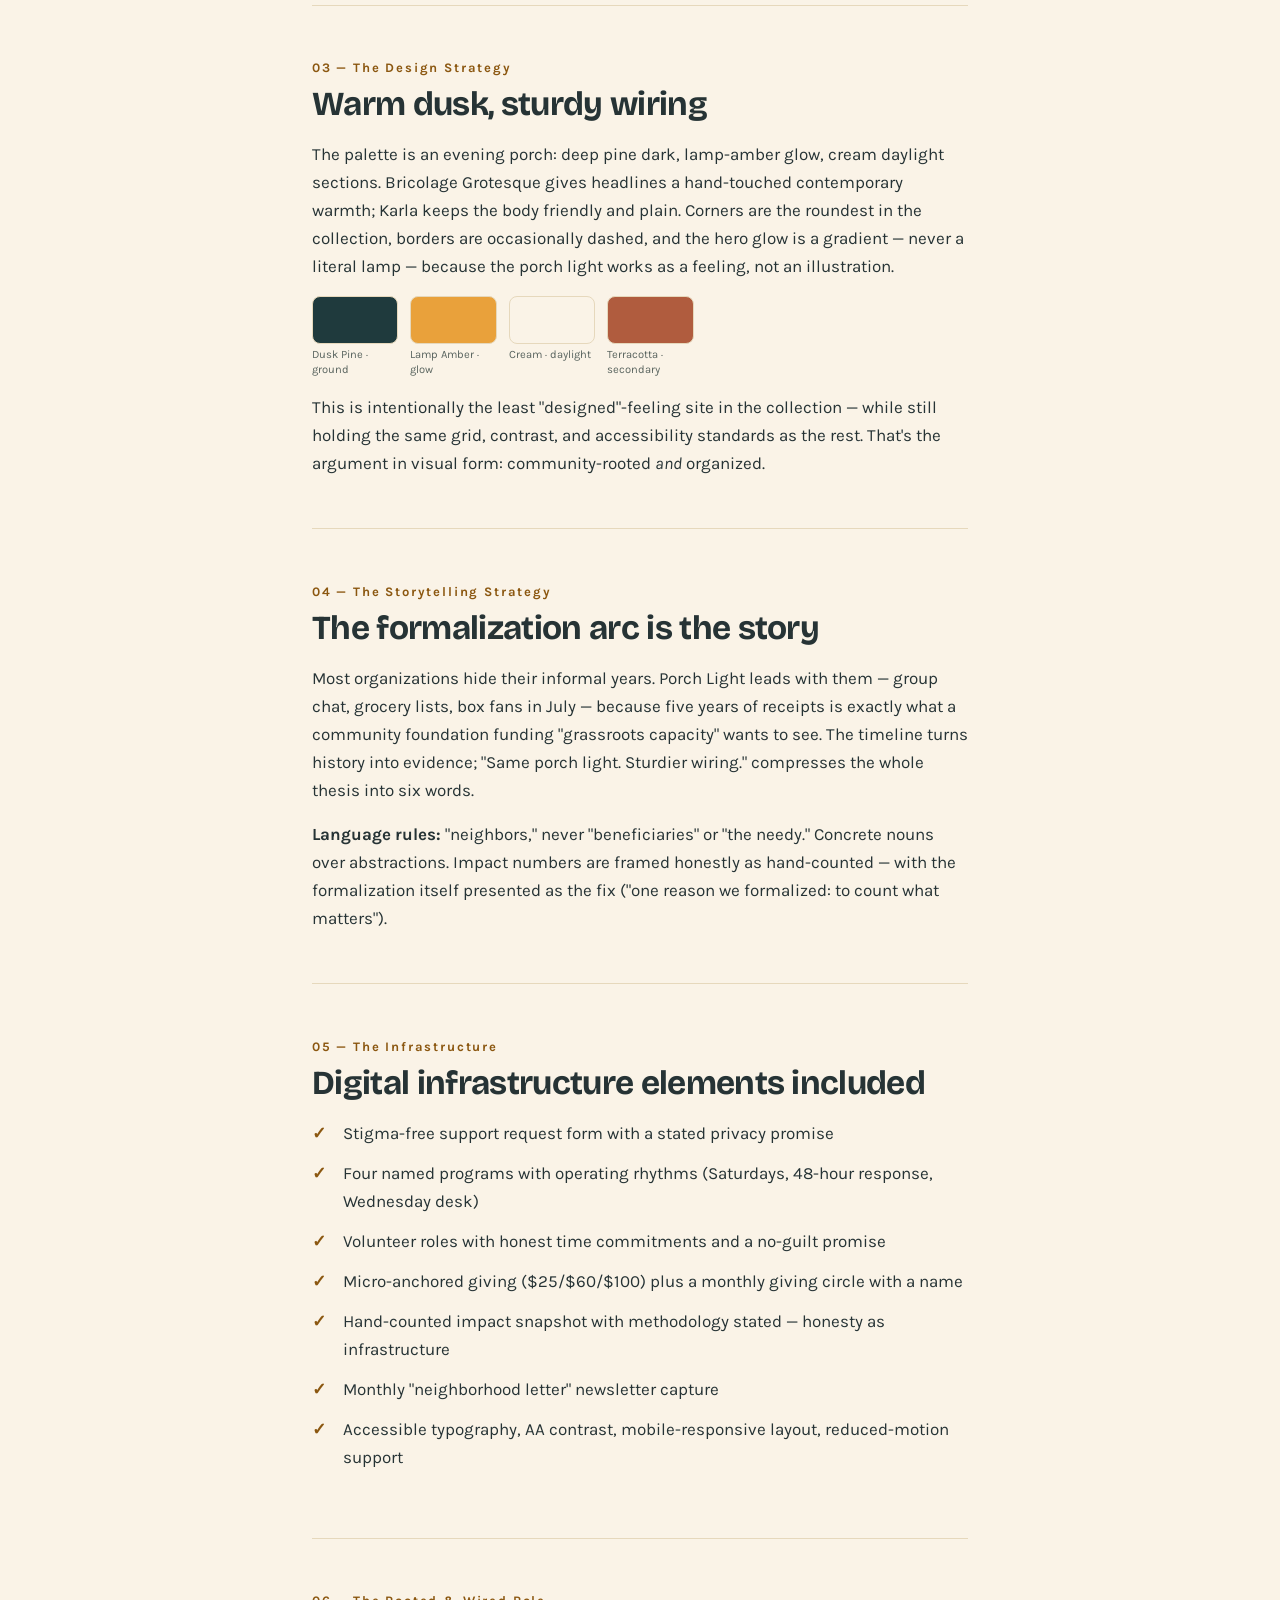
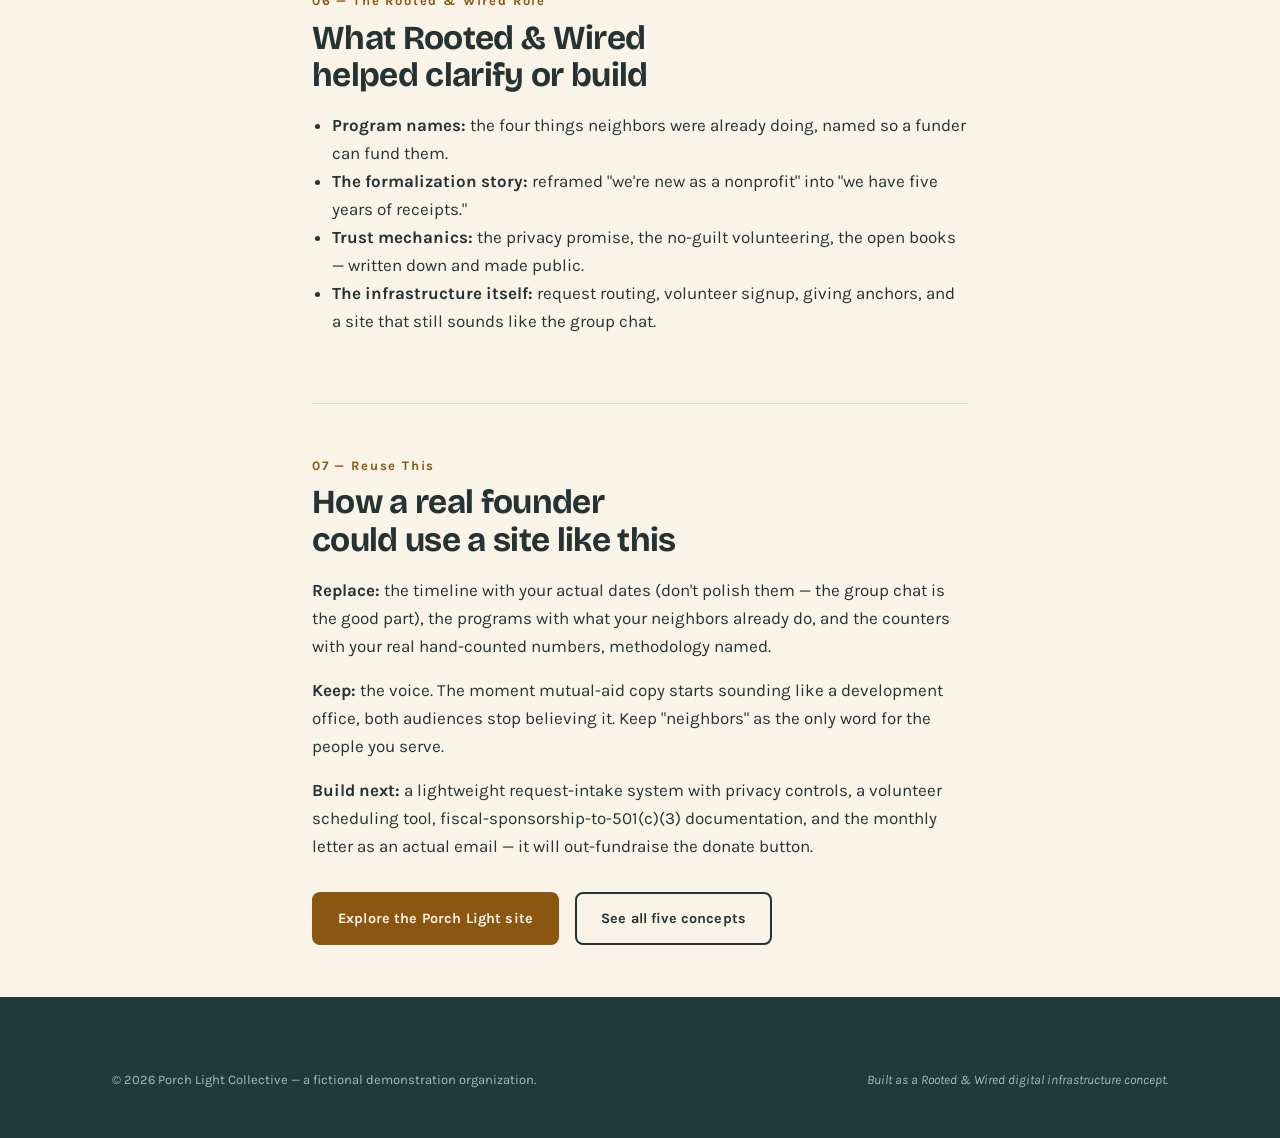
<file: porchlight/guide.html>
﻿<!DOCTYPE html>
<html lang="en">
<head>
<meta charset="UTF-8">
<meta name="viewport" content="width=device-width, initial-scale=1.0">
<title>Design Guide — Porch Light Collective · A Rooted &amp; Wired Concept</title>
<meta name="description" content="The strategy behind the Porch Light Collective concept site: audience, design system, storytelling, and digital infrastructure.">
<link rel="preconnect" href="https://fonts.googleapis.com">
<link rel="preconnect" href="https://fonts.gstatic.com" crossorigin>
<link href="https://fonts.googleapis.com/css2?family=Bricolage+Grotesque:opsz,wght@12..96,400;12..96,600;12..96,700&family=Karla:wght@400;600;700&display=swap" rel="stylesheet">
<link rel="stylesheet" href="../shared/tokens.css">
<link rel="stylesheet" href="../shared/base.css">
<link rel="stylesheet" href="theme.css">
</head>
<body id="top">
<a class="skip-link" href="#main">Skip to content</a>

<div class="demo-strip">
  <div class="container">
    <span class="demo-strip__brand"><img src="../shared/rw-logo.png" alt="Rooted &amp; Wired" class="demo-strip__logo"> design guide</span>
    <span class="demo-strip__links">
      <a href="../index.html">◂ All concepts</a>
      <a href="index.html">Visit the site</a>
    </span>
  </div>
</div>

<header class="site-header">
  <div class="container">
    <a class="brand" href="index.html">Porch Light<small>Collective — Design Guide</small></a>
    <nav class="site-nav site-nav--simple" aria-label="Primary">
      <a href="index.html">◂ Back to the site</a>
    </nav>
  </div>
</header>

<main id="main">
  <div class="container container--narrow">

    <div class="guide-hero">
      <span class="chip">Design Guide · Concept 4 of 5</span>
      <h1>Why Porch Light looks grassroots and reads governed</h1>
      <p class="lede">Mutual aid groups face a formalization trap: stay informal and stay unfundable, or professionalize and lose the neighborliness that made the work real. This site's entire design argument is that you can keep both.</p>
    </div>

    <section class="guide-section">
      <span class="guide-num">01 — The Concept</span>
      <h2>About this fictional organization</h2>
      <p>Porch Light Collective is a fictional nonprofit that began as an eleven-person group chat covering grocery runs in the winter of 2021 and grew — deliveries, rides, emergency help — until goodwill alone couldn't carry the volume. In 2026 it incorporated, with a neighbor-led board, four named programs, and open books.</p>
      <p>The founder it represents is the neighborhood organizer every community has: trusted completely by their blocks, invisible to institutional funders, and doing more direct service on a folding table than some funded organizations do with staff.</p>
    </section>

    <section class="guide-section">
      <span class="guide-num">02 — The Audience</span>
      <h2>Who this site was designed for</h2>
      <div class="guide-grid">
        <div>
          <h3 style="font-size: var(--fs-md);">Neighbors first, funders always watching</h3>
        </div>
        <div>
          <p><strong>Neighbors who need help</strong> get a request pathway with no qualification forms and an explicit privacy promise — stigma is the real barrier, and the copy dismantles it ("That's what neighbors are for").</p>
          <p><strong>Neighbors who want to help</strong> get roles sized to real lives — "2 hrs/month counts. Really." — because volunteer guilt kills volunteer programs.</p>
          <p><strong>Local donors</strong> get radical cost transparency: $25 = a pantry shelf, accounted for at open community meetings.</p>
          <p><strong>Community foundations</strong> get the quiet signals everywhere: named programs, a board, tracked outcomes, a formalization story told with dates.</p>
        </div>
      </div>
    </section>

    <section class="guide-section">
      <span class="guide-num">03 — The Design Strategy</span>
      <h2>Warm dusk, sturdy wiring</h2>
      <p>The palette is an evening porch: deep pine dark, lamp-amber glow, cream daylight sections. Bricolage Grotesque gives headlines a hand-touched contemporary warmth; Karla keeps the body friendly and plain. Corners are the roundest in the collection, borders are occasionally dashed, and the hero glow is a gradient — never a literal lamp — because the porch light works as a feeling, not an illustration.</p>
      <div class="swatch-row" aria-hidden="true">
        <div class="swatch"><i style="background:#1F3A3D;"></i><span>Dusk Pine · ground</span></div>
        <div class="swatch"><i style="background:#E9A13B;"></i><span>Lamp Amber · glow</span></div>
        <div class="swatch"><i style="background:#FAF3E7;"></i><span>Cream · daylight</span></div>
        <div class="swatch"><i style="background:#B05C3E;"></i><span>Terracotta · secondary</span></div>
      </div>
      <p>This is intentionally the least "designed"-feeling site in the collection — while still holding the same grid, contrast, and accessibility standards as the rest. That's the argument in visual form: community-rooted <em>and</em> organized.</p>
    </section>

    <section class="guide-section">
      <span class="guide-num">04 — The Storytelling Strategy</span>
      <h2>The formalization arc is the story</h2>
      <p>Most organizations hide their informal years. Porch Light leads with them — group chat, grocery lists, box fans in July — because five years of receipts is exactly what a community foundation funding "grassroots capacity" wants to see. The timeline turns history into evidence; "Same porch light. Sturdier wiring." compresses the whole thesis into six words.</p>
      <p><strong>Language rules:</strong> "neighbors," never "beneficiaries" or "the needy." Concrete nouns over abstractions. Impact numbers are framed honestly as hand-counted — with the formalization itself presented as the fix ("one reason we formalized: to count what matters").</p>
    </section>

    <section class="guide-section">
      <span class="guide-num">05 — The Infrastructure</span>
      <h2>Digital infrastructure elements included</h2>
      <ul class="checklist">
        <li>Stigma-free support request form with a stated privacy promise</li>
        <li>Four named programs with operating rhythms (Saturdays, 48-hour response, Wednesday desk)</li>
        <li>Volunteer roles with honest time commitments and a no-guilt promise</li>
        <li>Micro-anchored giving ($25/$60/$100) plus a monthly giving circle with a name</li>
        <li>Hand-counted impact snapshot with methodology stated — honesty as infrastructure</li>
        <li>Monthly "neighborhood letter" newsletter capture</li>
        <li>Accessible typography, AA contrast, mobile-responsive layout, reduced-motion support</li>
      </ul>
    </section>

    <section class="guide-section">
      <span class="guide-num">06 — The Rooted &amp; Wired Role</span>
      <h2>What Rooted &amp; Wired helped clarify or build</h2>
      <ul>
        <li><strong>Program names:</strong> the four things neighbors were already doing, named so a funder can fund them.</li>
        <li><strong>The formalization story:</strong> reframed "we're new as a nonprofit" into "we have five years of receipts."</li>
        <li><strong>Trust mechanics:</strong> the privacy promise, the no-guilt volunteering, the open books — written down and made public.</li>
        <li><strong>The infrastructure itself:</strong> request routing, volunteer signup, giving anchors, and a site that still sounds like the group chat.</li>
      </ul>
    </section>

    <section class="guide-section">
      <span class="guide-num">07 — Reuse This</span>
      <h2>How a real founder could use a site like this</h2>
      <p><strong>Replace:</strong> the timeline with your actual dates (don't polish them — the group chat is the good part), the programs with what your neighbors already do, and the counters with your real hand-counted numbers, methodology named.</p>
      <p><strong>Keep:</strong> the voice. The moment mutual-aid copy starts sounding like a development office, both audiences stop believing it. Keep "neighbors" as the only word for the people you serve.</p>
      <p><strong>Build next:</strong> a lightweight request-intake system with privacy controls, a volunteer scheduling tool, fiscal-sponsorship-to-501(c)(3) documentation, and the monthly letter as an actual email — it will out-fundraise the donate button.</p>
      <div class="btn-row" style="margin-top: var(--s-6);">
        <a class="btn btn--primary" href="index.html">Explore the Porch Light site</a>
        <a class="btn btn--secondary" href="../index.html">See all five concepts</a>
      </div>
    </section>

  </div>
</main>

<footer class="site-footer">
  <div class="container">
    <div class="footer-base">
      <p>© 2026 Porch Light Collective — a fictional demonstration organization.</p>
      <p class="concept-note">Built as a Rooted &amp; Wired digital infrastructure concept.</p>
    </div>
  </div>
</footer>

<script src="../shared/site.js"></script>
</body>
</html>
</file>
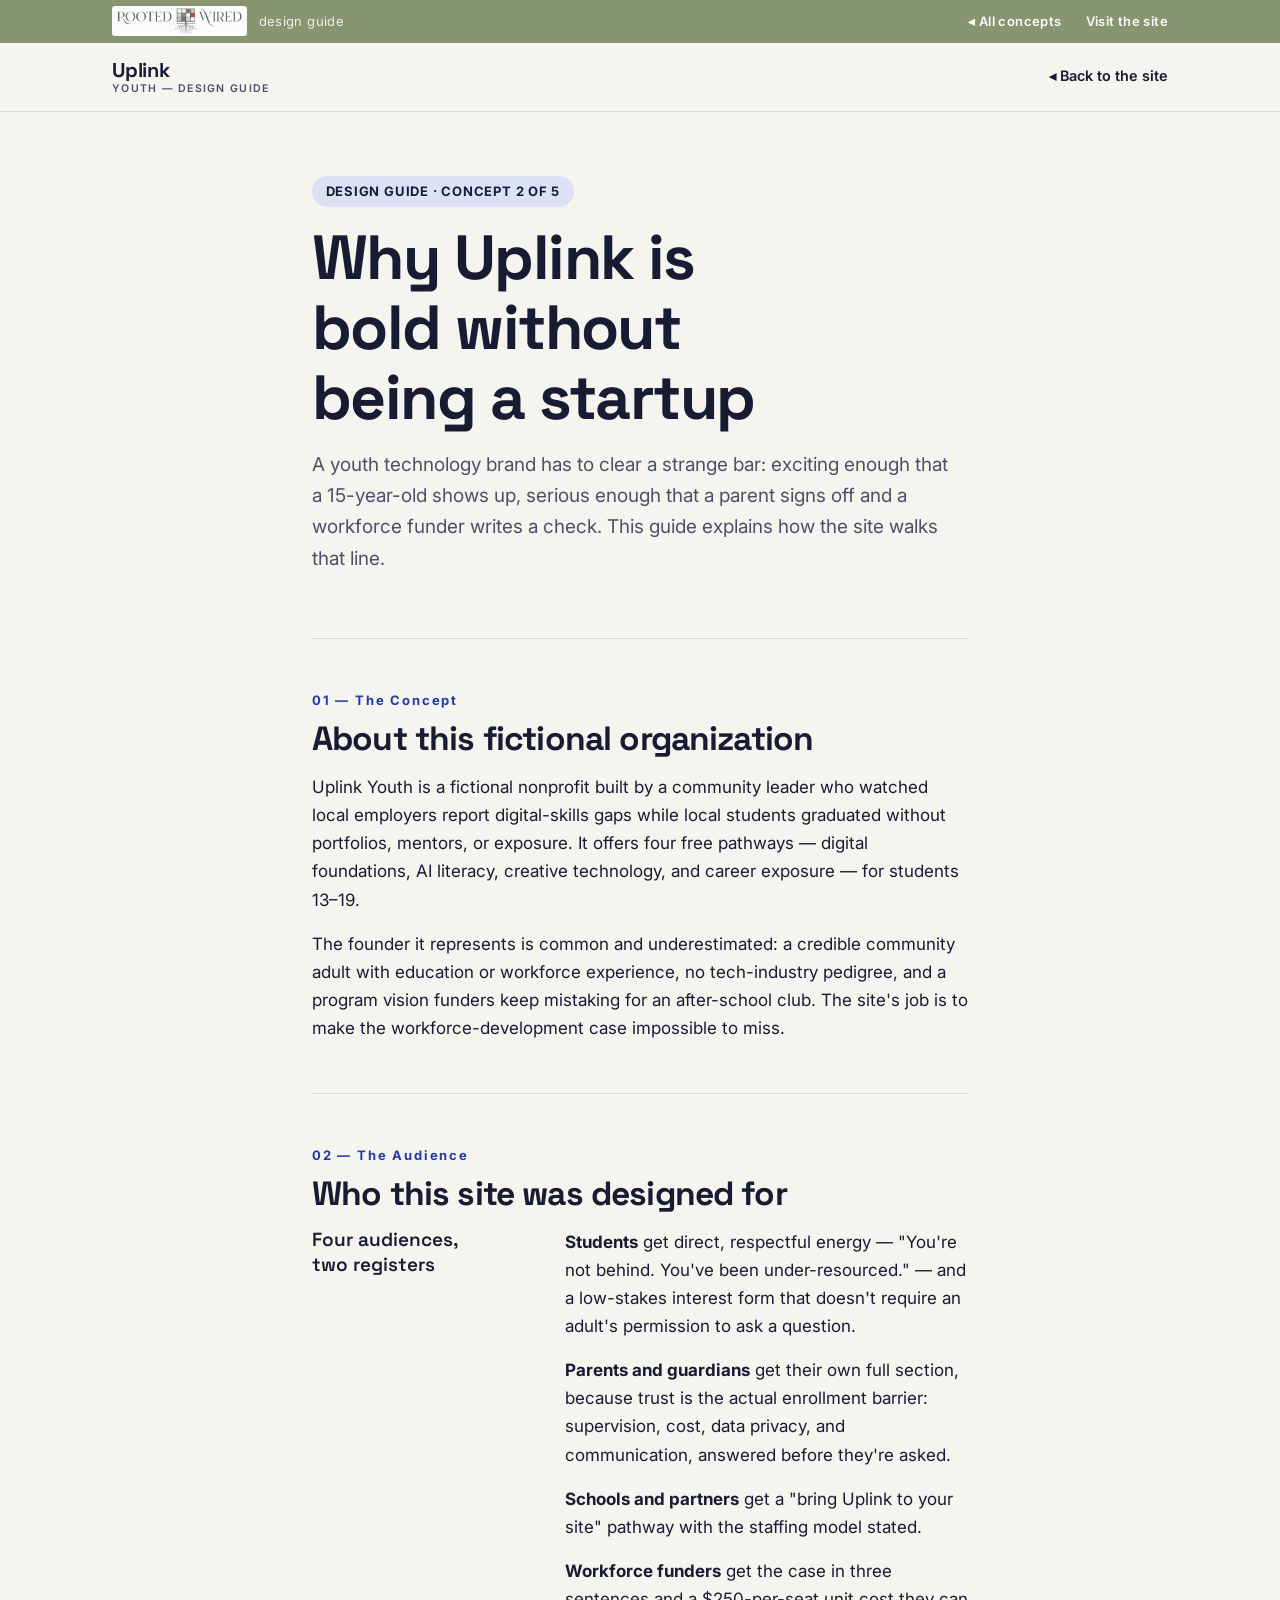
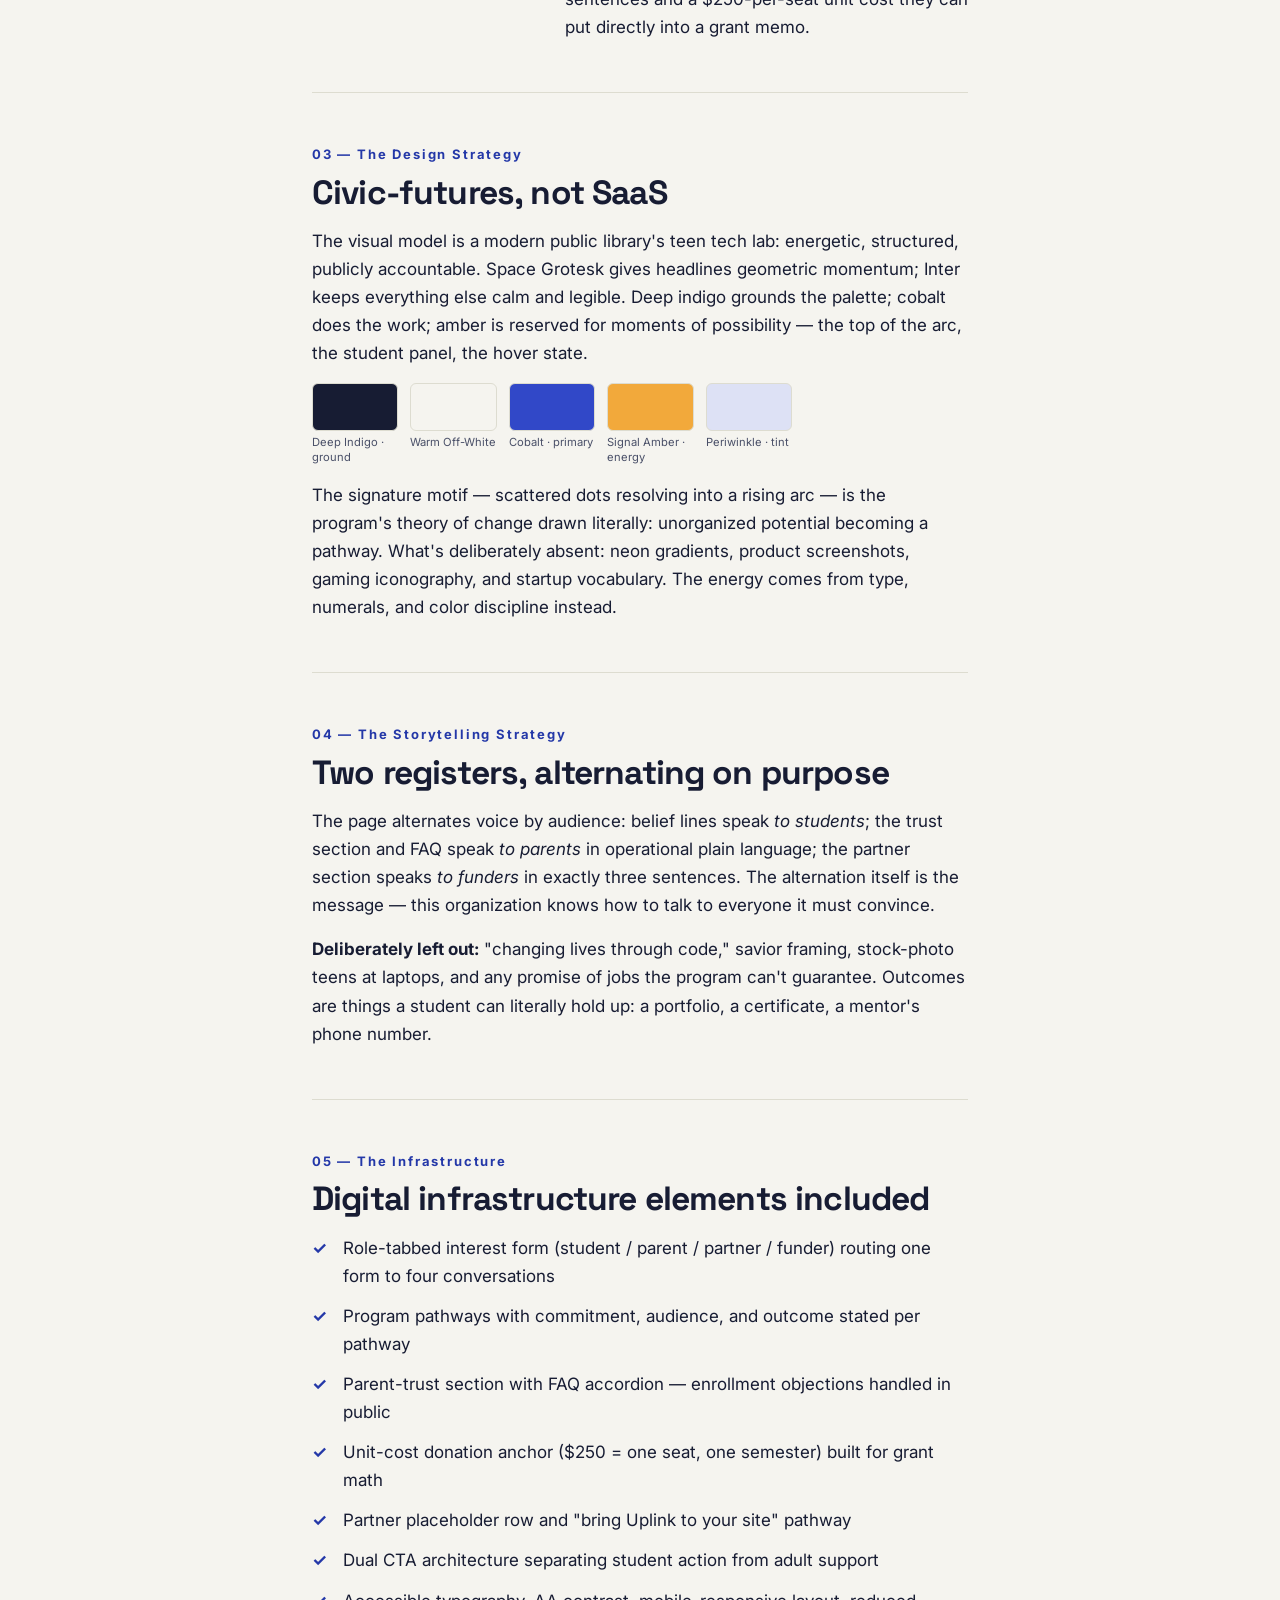
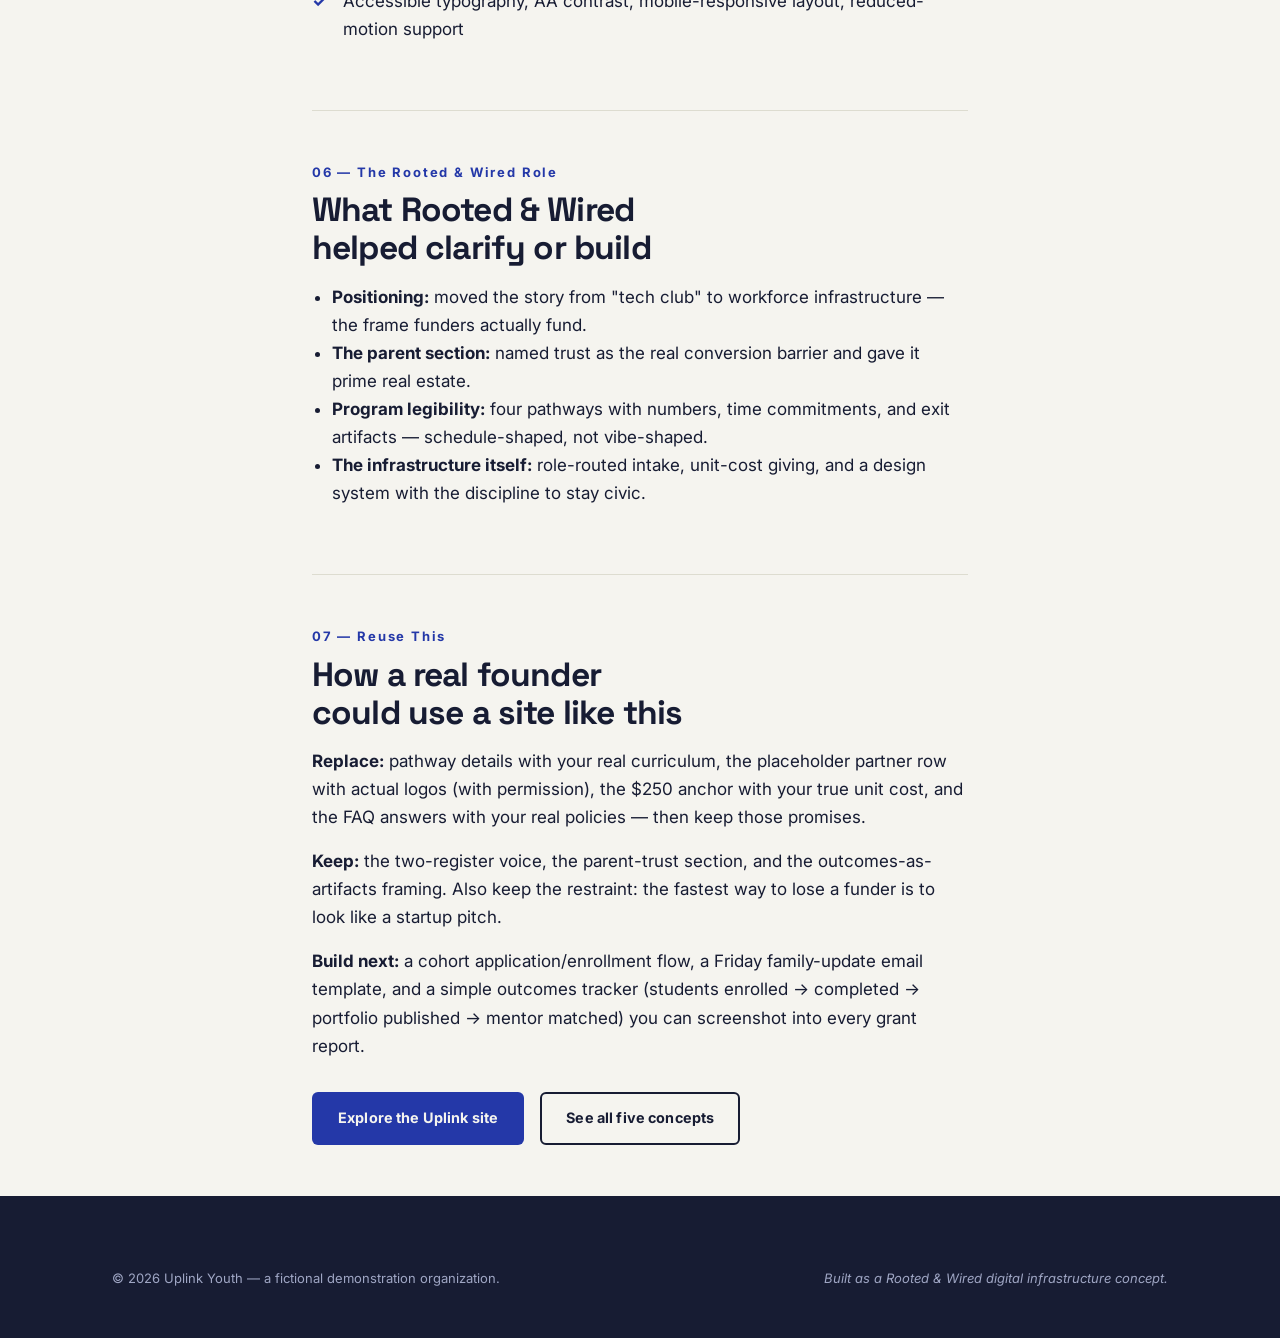
<file: uplink/guide.html>
﻿<!DOCTYPE html>
<html lang="en">
<head>
<meta charset="UTF-8">
<meta name="viewport" content="width=device-width, initial-scale=1.0">
<title>Design Guide — Uplink Youth · A Rooted &amp; Wired Concept</title>
<meta name="description" content="The strategy behind the Uplink Youth concept site: audience, design system, storytelling, and digital infrastructure.">
<link rel="preconnect" href="https://fonts.googleapis.com">
<link rel="preconnect" href="https://fonts.gstatic.com" crossorigin>
<link href="https://fonts.googleapis.com/css2?family=Space+Grotesk:wght@400;600;700&family=Inter:wght@400;600;700&display=swap" rel="stylesheet">
<link rel="stylesheet" href="../shared/tokens.css">
<link rel="stylesheet" href="../shared/base.css">
<link rel="stylesheet" href="theme.css">
</head>
<body id="top">
<a class="skip-link" href="#main">Skip to content</a>

<div class="demo-strip">
  <div class="container">
    <span class="demo-strip__brand"><img src="../shared/rw-logo.png" alt="Rooted &amp; Wired" class="demo-strip__logo"> design guide</span>
    <span class="demo-strip__links">
      <a href="../index.html">◂ All concepts</a>
      <a href="index.html">Visit the site</a>
    </span>
  </div>
</div>

<header class="site-header">
  <div class="container">
    <a class="brand" href="index.html">Uplink<small>Youth — Design Guide</small></a>
    <nav class="site-nav site-nav--simple" aria-label="Primary">
      <a href="index.html">◂ Back to the site</a>
    </nav>
  </div>
</header>

<main id="main">
  <div class="container container--narrow">

    <div class="guide-hero">
      <span class="chip">Design Guide · Concept 2 of 5</span>
      <h1>Why Uplink is bold without being a startup</h1>
      <p class="lede">A youth technology brand has to clear a strange bar: exciting enough that a 15-year-old shows up, serious enough that a parent signs off and a workforce funder writes a check. This guide explains how the site walks that line.</p>
    </div>

    <section class="guide-section">
      <span class="guide-num">01 — The Concept</span>
      <h2>About this fictional organization</h2>
      <p>Uplink Youth is a fictional nonprofit built by a community leader who watched local employers report digital-skills gaps while local students graduated without portfolios, mentors, or exposure. It offers four free pathways — digital foundations, AI literacy, creative technology, and career exposure — for students 13–19.</p>
      <p>The founder it represents is common and underestimated: a credible community adult with education or workforce experience, no tech-industry pedigree, and a program vision funders keep mistaking for an after-school club. The site's job is to make the workforce-development case impossible to miss.</p>
    </section>

    <section class="guide-section">
      <span class="guide-num">02 — The Audience</span>
      <h2>Who this site was designed for</h2>
      <div class="guide-grid">
        <div>
          <h3 style="font-size: var(--fs-md);">Four audiences, two registers</h3>
        </div>
        <div>
          <p><strong>Students</strong> get direct, respectful energy — "You're not behind. You've been under-resourced." — and a low-stakes interest form that doesn't require an adult's permission to ask a question.</p>
          <p><strong>Parents and guardians</strong> get their own full section, because trust is the actual enrollment barrier: supervision, cost, data privacy, and communication, answered before they're asked.</p>
          <p><strong>Schools and partners</strong> get a "bring Uplink to your site" pathway with the staffing model stated.</p>
          <p><strong>Workforce funders</strong> get the case in three sentences and a $250-per-seat unit cost they can put directly into a grant memo.</p>
        </div>
      </div>
    </section>

    <section class="guide-section">
      <span class="guide-num">03 — The Design Strategy</span>
      <h2>Civic-futures, not SaaS</h2>
      <p>The visual model is a modern public library's teen tech lab: energetic, structured, publicly accountable. Space Grotesk gives headlines geometric momentum; Inter keeps everything else calm and legible. Deep indigo grounds the palette; cobalt does the work; amber is reserved for moments of possibility — the top of the arc, the student panel, the hover state.</p>
      <div class="swatch-row" aria-hidden="true">
        <div class="swatch"><i style="background:#171C33;"></i><span>Deep Indigo · ground</span></div>
        <div class="swatch"><i style="background:#F5F4EF;"></i><span>Warm Off-White</span></div>
        <div class="swatch"><i style="background:#3148C8;"></i><span>Cobalt · primary</span></div>
        <div class="swatch"><i style="background:#F2A93B;"></i><span>Signal Amber · energy</span></div>
        <div class="swatch"><i style="background:#DDE1F5;"></i><span>Periwinkle · tint</span></div>
      </div>
      <p>The signature motif — scattered dots resolving into a rising arc — is the program's theory of change drawn literally: unorganized potential becoming a pathway. What's deliberately absent: neon gradients, product screenshots, gaming iconography, and startup vocabulary. The energy comes from type, numerals, and color discipline instead.</p>
    </section>

    <section class="guide-section">
      <span class="guide-num">04 — The Storytelling Strategy</span>
      <h2>Two registers, alternating on purpose</h2>
      <p>The page alternates voice by audience: belief lines speak <em>to students</em>; the trust section and FAQ speak <em>to parents</em> in operational plain language; the partner section speaks <em>to funders</em> in exactly three sentences. The alternation itself is the message — this organization knows how to talk to everyone it must convince.</p>
      <p><strong>Deliberately left out:</strong> "changing lives through code," savior framing, stock-photo teens at laptops, and any promise of jobs the program can't guarantee. Outcomes are things a student can literally hold up: a portfolio, a certificate, a mentor's phone number.</p>
    </section>

    <section class="guide-section">
      <span class="guide-num">05 — The Infrastructure</span>
      <h2>Digital infrastructure elements included</h2>
      <ul class="checklist">
        <li>Role-tabbed interest form (student / parent / partner / funder) routing one form to four conversations</li>
        <li>Program pathways with commitment, audience, and outcome stated per pathway</li>
        <li>Parent-trust section with FAQ accordion — enrollment objections handled in public</li>
        <li>Unit-cost donation anchor ($250 = one seat, one semester) built for grant math</li>
        <li>Partner placeholder row and "bring Uplink to your site" pathway</li>
        <li>Dual CTA architecture separating student action from adult support</li>
        <li>Accessible typography, AA contrast, mobile-responsive layout, reduced-motion support</li>
      </ul>
    </section>

    <section class="guide-section">
      <span class="guide-num">06 — The Rooted &amp; Wired Role</span>
      <h2>What Rooted &amp; Wired helped clarify or build</h2>
      <ul>
        <li><strong>Positioning:</strong> moved the story from "tech club" to workforce infrastructure — the frame funders actually fund.</li>
        <li><strong>The parent section:</strong> named trust as the real conversion barrier and gave it prime real estate.</li>
        <li><strong>Program legibility:</strong> four pathways with numbers, time commitments, and exit artifacts — schedule-shaped, not vibe-shaped.</li>
        <li><strong>The infrastructure itself:</strong> role-routed intake, unit-cost giving, and a design system with the discipline to stay civic.</li>
      </ul>
    </section>

    <section class="guide-section">
      <span class="guide-num">07 — Reuse This</span>
      <h2>How a real founder could use a site like this</h2>
      <p><strong>Replace:</strong> pathway details with your real curriculum, the placeholder partner row with actual logos (with permission), the $250 anchor with your true unit cost, and the FAQ answers with your real policies — then keep those promises.</p>
      <p><strong>Keep:</strong> the two-register voice, the parent-trust section, and the outcomes-as-artifacts framing. Also keep the restraint: the fastest way to lose a funder is to look like a startup pitch.</p>
      <p><strong>Build next:</strong> a cohort application/enrollment flow, a Friday family-update email template, and a simple outcomes tracker (students enrolled → completed → portfolio published → mentor matched) you can screenshot into every grant report.</p>
      <div class="btn-row" style="margin-top: var(--s-6);">
        <a class="btn btn--primary" href="index.html">Explore the Uplink site</a>
        <a class="btn btn--secondary" href="../index.html">See all five concepts</a>
      </div>
    </section>

  </div>
</main>

<footer class="site-footer">
  <div class="container">
    <div class="footer-base">
      <p>© 2026 Uplink Youth — a fictional demonstration organization.</p>
      <p class="concept-note">Built as a Rooted &amp; Wired digital infrastructure concept.</p>
    </div>
  </div>
</footer>

<script src="../shared/site.js"></script>
</body>
</html>
</file>
<file: shared/tokens.css>
/* ============================================================
   Rooted & Wired — shared structural tokens
   Identical across all six sites. Color + font identity lives
   in each site's theme.css as semantic custom properties.
   ============================================================ */

:root {
  /* Spacing scale */
  --s-1: 0.25rem;
  --s-2: 0.5rem;
  --s-3: 0.75rem;
  --s-4: 1rem;
  --s-5: 1.5rem;
  --s-6: 2rem;
  --s-7: 3rem;
  --s-8: 4.5rem;
  --s-9: 6rem;
  --s-10: 8rem;

  /* Type scale */
  --fs-xs: 0.8125rem;
  --fs-sm: 0.9rem;
  --fs-base: 1.0625rem;
  --fs-md: 1.1875rem;
  --fs-lg: 1.375rem;
  --fs-xl: clamp(1.55rem, 1.2rem + 1.4vw, 2.1rem);
  --fs-2xl: clamp(1.9rem, 1.35rem + 2.2vw, 2.9rem);
  --fs-hero: clamp(2.3rem, 1.5rem + 3.4vw, 3.9rem);

  --lh-tight: 1.12;
  --lh-snug: 1.3;
  --lh-body: 1.65;

  /* Layout */
  --container: 71rem;
  --container-narrow: 46rem;
  --gutter: clamp(1.25rem, 4vw, 2.5rem);

  /* Motion */
  --dur-fast: 180ms;
  --dur-reveal: 420ms;
  --dur-slow: 700ms;
  --ease-out: cubic-bezier(0.22, 0.61, 0.36, 1);

  /* Elevation */
  --shadow-1: 0 1px 2px rgba(22, 19, 16, 0.05), 0 4px 14px rgba(22, 19, 16, 0.05);
  --shadow-2: 0 2px 4px rgba(22, 19, 16, 0.06), 0 14px 34px rgba(22, 19, 16, 0.10);

  /* Defaults a theme may override */
  --radius-sm: 4px;
  --radius: 8px;
  --radius-lg: 14px;
}
</file>
<file: shared/base.css>
/* ============================================================
   Rooted & Wired — shared base styles
   Consumes only semantic tokens defined in each site's theme.css:

   --ground        page background
   --ground-2      alternate section background
   --panel         card / panel background
   --ink           primary text
   --ink-2         muted text
   --accent        brand accent (large elements only)
   --accent-ink    AA-safe accent for small text & links
   --accent-soft   pale accent tint (chips, callouts)
   --deep          dark band background
   --deep-ink      text on dark band
   --deep-ink-2    muted text on dark band
   --line          hairline rules & borders
   --font-display  headline family
   --font-body     body family
   ============================================================ */

*,
*::before,
*::after {
  box-sizing: border-box;
}

html {
  scroll-behavior: smooth;
  -webkit-text-size-adjust: 100%;
}

body {
  margin: 0;
  background: var(--ground);
  color: var(--ink);
  font-family: var(--font-body);
  font-size: var(--fs-base);
  line-height: var(--lh-body);
  text-rendering: optimizeLegibility;
  -webkit-font-smoothing: antialiased;
}

img,
svg {
  max-width: 100%;
  height: auto;
  display: block;
}

h1, h2, h3, h4 {
  font-family: var(--font-display);
  line-height: var(--lh-tight);
  margin: 0 0 var(--s-4);
  color: var(--ink);
  font-weight: 600;
  text-wrap: balance;
}

h1 { font-size: var(--fs-hero); }
h2 { font-size: var(--fs-2xl); }
h3 { font-size: var(--fs-lg); line-height: var(--lh-snug); }
h4 { font-size: var(--fs-md); line-height: var(--lh-snug); }

p {
  margin: 0 0 var(--s-4);
}

p:last-child {
  margin-bottom: 0;
}

a {
  color: var(--accent-ink);
  text-decoration-thickness: 1px;
  text-underline-offset: 3px;
}

a:hover {
  text-decoration-thickness: 2px;
}

ul, ol {
  margin: 0 0 var(--s-4);
  padding-left: 1.2em;
}

:focus-visible {
  outline: 2px solid var(--accent-ink);
  outline-offset: 3px;
  border-radius: 2px;
}

::selection {
  background: var(--accent-soft);
}

/* ---------- Layout utilities ---------- */

.container {
  max-width: var(--container);
  margin-inline: auto;
  padding-inline: var(--gutter);
}

.container--narrow {
  max-width: var(--container-narrow);
}

.section {
  padding-block: clamp(3.5rem, 4vw + 2.5rem, 6.5rem);
}

.section--tight {
  padding-block: clamp(2.5rem, 3vw + 1.5rem, 4.5rem);
}

.section--alt {
  background: var(--ground-2);
}

.section--deep {
  background: var(--deep);
  color: var(--deep-ink);
}

.section--deep h2,
.section--deep h3,
.section--deep h4 {
  color: var(--deep-ink);
}

.section--deep p {
  color: var(--deep-ink-2);
}

.section--deep a:not(.btn) {
  color: var(--deep-ink);
}

.section-head {
  max-width: 44rem;
  margin-bottom: clamp(1.75rem, 3vw, 3rem);
}

.section-head--center {
  margin-inline: auto;
  text-align: center;
}

.eyebrow {
  display: block;
  font-family: var(--font-body);
  font-size: var(--fs-xs);
  font-weight: 700;
  letter-spacing: 0.14em;
  text-transform: uppercase;
  color: var(--accent-ink);
  margin-bottom: var(--s-3);
}

.section--deep .eyebrow {
  color: var(--deep-ink-2);
}

.lede {
  font-size: var(--fs-md);
  color: var(--ink-2);
  max-width: 40rem;
}

.grid {
  display: grid;
  gap: clamp(1rem, 2vw, 1.75rem);
}

.grid--2 { grid-template-columns: repeat(2, 1fr); }
.grid--3 { grid-template-columns: repeat(3, 1fr); }
.grid--4 { grid-template-columns: repeat(4, 1fr); }

@media (max-width: 60rem) {
  .grid--3, .grid--4 { grid-template-columns: repeat(2, 1fr); }
}

@media (max-width: 40rem) {
  .grid--2, .grid--3, .grid--4 { grid-template-columns: 1fr; }
}

/* ---------- Skip link ---------- */

.skip-link {
  position: absolute;
  left: -9999px;
  top: 0;
  background: var(--deep);
  color: var(--deep-ink);
  padding: var(--s-3) var(--s-5);
  z-index: 100;
  border-radius: 0 0 var(--radius) 0;
}

.skip-link:focus {
  left: 0;
}

/* ---------- Demo strip (R&W concept banner) ---------- */

.demo-strip {
  background: #879571;
  color: rgba(250, 252, 251, 0.88);
  font-size: var(--fs-xs);
  letter-spacing: 0.03em;
  position: sticky;
  top: 0;
  z-index: 60;
}

.demo-strip .container {
  display: flex;
  justify-content: space-between;
  align-items: center;
  gap: var(--s-4);
  min-height: 2.4rem;
  flex-wrap: wrap;
  padding-block: 0.4rem;
}

.demo-strip a {
  color: #fafcfb;
  text-decoration: none;
  font-weight: 600;
}

.demo-strip a:hover {
  text-decoration: underline;
}

.demo-strip__links {
  display: flex;
  gap: var(--s-5);
}

.demo-strip__brand {
  display: flex;
  align-items: center;
  gap: var(--s-3);
}

.demo-strip__logo {
  height: 30px;
  width: auto;
  border-radius: 3px;
  padding: 2px 5px;
  background: #fafcfb;
  display: block;
  flex-shrink: 0;
}

/* ---------- Header ---------- */

.site-header {
  position: sticky;
  top: var(--strip-h, 0px);
  z-index: 50;
  background: color-mix(in srgb, var(--ground) 88%, transparent);
  backdrop-filter: blur(10px);
  -webkit-backdrop-filter: blur(10px);
  border-bottom: 1px solid var(--line);
}

.site-header .container {
  display: flex;
  align-items: center;
  justify-content: space-between;
  gap: var(--s-5);
  min-height: 4.25rem;
}

.brand {
  font-family: var(--font-display);
  font-weight: 700;
  font-size: 1.25rem;
  color: var(--ink);
  text-decoration: none;
  line-height: 1.1;
  letter-spacing: -0.01em;
}

.brand small {
  display: block;
  font-family: var(--font-body);
  font-size: 0.66rem;
  font-weight: 600;
  letter-spacing: 0.12em;
  text-transform: uppercase;
  color: var(--ink-2);
  margin-top: 2px;
}

.site-nav {
  display: flex;
  align-items: center;
  gap: clamp(0.9rem, 1.6vw, 1.6rem);
}

.site-nav > a:not(.btn) {
  color: var(--ink);
  text-decoration: none;
  font-size: var(--fs-sm);
  font-weight: 600;
  padding: var(--s-2) 0;
  border-bottom: 2px solid transparent;
}

.site-nav > a:not(.btn):hover {
  border-bottom-color: var(--accent);
}

.nav-toggle {
  display: none;
  background: none;
  border: 1px solid var(--line);
  border-radius: var(--radius-sm);
  color: var(--ink);
  font: inherit;
  font-size: var(--fs-sm);
  font-weight: 600;
  padding: var(--s-2) var(--s-4);
  cursor: pointer;
}

@media (max-width: 56rem) {
  .nav-toggle { display: inline-block; }

  .site-nav {
    display: none;
    position: absolute;
    top: 100%;
    left: 0;
    right: 0;
    flex-direction: column;
    align-items: stretch;
    gap: 0;
    background: var(--ground);
    border-bottom: 1px solid var(--line);
    padding: var(--s-4) var(--gutter) var(--s-6);
    box-shadow: var(--shadow-2);
  }

  .site-nav.is-open { display: flex; }

  .site-nav > a:not(.btn) {
    padding: var(--s-3) 0;
    border-bottom: 1px solid var(--line);
    font-size: var(--fs-base);
  }

  .site-nav > .btn {
    margin-top: var(--s-4);
    text-align: center;
  }
}

/* Simple nav variant (guide pages): always visible, no toggle */
.site-nav.site-nav--simple {
  display: flex;
  position: static;
  flex-direction: row;
  align-items: center;
  gap: clamp(0.9rem, 1.6vw, 1.6rem);
  background: transparent;
  border: 0;
  box-shadow: none;
  padding: 0;
}

.site-nav.site-nav--simple > a:not(.btn) {
  border-bottom: 2px solid transparent;
  font-size: var(--fs-sm);
  padding: var(--s-2) 0;
}

.site-nav.site-nav--simple > a:not(.btn):hover {
  border-bottom-color: var(--accent);
}

/* ---------- Buttons ---------- */

.btn {
  display: inline-block;
  font-family: var(--font-body);
  font-size: var(--fs-sm);
  font-weight: 700;
  letter-spacing: 0.01em;
  text-decoration: none;
  border-radius: var(--radius-sm);
  padding: 0.8rem 1.5rem;
  border: 2px solid transparent;
  cursor: pointer;
  transition: transform var(--dur-fast) var(--ease-out),
              box-shadow var(--dur-fast) var(--ease-out),
              background-color var(--dur-fast) var(--ease-out),
              color var(--dur-fast) var(--ease-out);
}

.btn:hover {
  transform: translateY(-1px);
  box-shadow: var(--shadow-1);
}

.btn:active {
  transform: translateY(0);
}

.btn--primary {
  background: var(--accent-ink);
  color: var(--ground);
}

.btn--primary:hover {
  background: var(--ink);
}

.btn--secondary {
  background: transparent;
  color: var(--ink);
  border-color: currentColor;
}

.btn--on-deep {
  background: var(--deep-ink);
  color: var(--deep);
}

.btn--outline-deep {
  background: transparent;
  color: var(--deep-ink);
  border-color: var(--deep-ink-2);
}

.btn--sm {
  padding: 0.55rem 1.1rem;
}

/* ---------- Cards ---------- */

.card {
  background: var(--panel);
  border: 1px solid var(--line);
  border-radius: var(--radius-lg);
  padding: clamp(1.4rem, 2vw, 2rem);
}

.card h3 {
  margin-bottom: var(--s-3);
}

.card p {
  color: var(--ink-2);
  font-size: var(--fs-sm);
  line-height: 1.6;
}

.card--lift {
  transition: transform var(--dur-fast) var(--ease-out),
              box-shadow var(--dur-fast) var(--ease-out);
}

.card--lift:hover {
  transform: translateY(-3px);
  box-shadow: var(--shadow-2);
}

/* ---------- Stats / indicators ---------- */

.stat {
  border-top: 3px solid var(--accent);
  padding-top: var(--s-4);
}

.stat__value {
  font-family: var(--font-display);
  font-size: var(--fs-2xl);
  font-weight: 700;
  line-height: 1;
  color: var(--ink);
  display: block;
  margin-bottom: var(--s-2);
  font-variant-numeric: tabular-nums;
}

.stat__label {
  font-size: var(--fs-sm);
  color: var(--ink-2);
  margin: 0;
}

.data-note {
  font-size: var(--fs-xs);
  color: var(--ink-2);
  font-style: italic;
}

/* ---------- Takeaway blocks ---------- */

.takeaway {
  border-left: 3px solid var(--accent);
  padding-left: var(--s-5);
}

.takeaway h3 {
  font-size: var(--fs-md);
  margin-bottom: var(--s-2);
}

.takeaway p {
  color: var(--ink-2);
  font-size: var(--fs-sm);
  margin: 0;
}

/* ---------- Chips ---------- */

.chip {
  display: inline-block;
  background: var(--accent-soft);
  color: var(--ink);
  font-size: var(--fs-xs);
  font-weight: 700;
  letter-spacing: 0.06em;
  text-transform: uppercase;
  border-radius: 999px;
  padding: 0.3rem 0.85rem;
}

/* ---------- Image placeholders (art-directed) ---------- */

.ph {
  margin: 0;
  border-radius: var(--radius-lg);
  overflow: hidden;
  border: 1px solid var(--line);
  background: var(--ground-2);
}

.ph__art {
  aspect-ratio: 4 / 3;
  display: grid;
  place-items: center;
  background:
    linear-gradient(150deg,
      var(--accent-soft) 0%,
      color-mix(in srgb, var(--accent) 26%, var(--ground-2)) 100%);
}

.ph__art--wide { aspect-ratio: 16 / 9; }
.ph__art--tall { aspect-ratio: 3 / 4; }

.ph__art svg {
  width: 44%;
  max-width: 200px;
  opacity: 0.85;
}

.ph figcaption {
  font-size: var(--fs-xs);
  color: var(--ink-2);
  padding: var(--s-3) var(--s-4);
  border-top: 1px solid var(--line);
  background: var(--panel);
}

/* Real photo replacements */
.ph__img {
  width: 100%;
  display: block;
  object-fit: cover;
}
.ph__img--tall { aspect-ratio: 3 / 4; }
.ph__img--wide { aspect-ratio: 16 / 9; }

/* Editorial photo strips */
.photo-strip {
  display: grid;
  gap: var(--s-4);
}
.photo-strip--3 { grid-template-columns: repeat(3, 1fr); }
.photo-strip--2 { grid-template-columns: repeat(2, 1fr); }
.photo-strip img {
  width: 100%;
  object-fit: cover;
  border-radius: var(--radius);
  display: block;
}
.photo-strip--3 img { aspect-ratio: 4 / 3; }
.photo-strip--2 img { aspect-ratio: 3 / 2; }
@media (max-width: 40rem) {
  .photo-strip--3, .photo-strip--2 { grid-template-columns: 1fr; }
}

/* ---------- Forms ---------- */

.form-grid {
  display: grid;
  gap: var(--s-4);
  grid-template-columns: repeat(2, 1fr);
}

.form-grid .form-field--full {
  grid-column: 1 / -1;
}

@media (max-width: 40rem) {
  .form-grid { grid-template-columns: 1fr; }
}

.form-field label {
  display: block;
  font-size: var(--fs-sm);
  font-weight: 700;
  margin-bottom: var(--s-2);
}

.form-field input,
.form-field select,
.form-field textarea {
  width: 100%;
  font: inherit;
  font-size: var(--fs-sm);
  color: var(--ink);
  background: var(--panel);
  border: 1px solid var(--line);
  border-radius: var(--radius-sm);
  padding: 0.75rem 0.9rem;
}

.form-field input:focus,
.form-field select:focus,
.form-field textarea:focus {
  outline: 2px solid var(--accent-ink);
  outline-offset: 1px;
  border-color: var(--accent-ink);
}

.form-note {
  font-size: var(--fs-xs);
  color: var(--ink-2);
  margin-top: var(--s-3);
}

.form-success {
  border: 1px solid var(--accent);
  background: var(--accent-soft);
  color: var(--ink);
  border-radius: var(--radius);
  padding: var(--s-5);
  font-weight: 600;
}

form.is-submitted .form-body {
  display: none;
}

/* ---------- Accordion (native details) ---------- */

.faq details {
  border: 1px solid var(--line);
  border-radius: var(--radius);
  background: var(--panel);
  margin-bottom: var(--s-3);
}

.faq summary {
  cursor: pointer;
  font-weight: 700;
  font-size: var(--fs-sm);
  padding: var(--s-4) var(--s-5);
  list-style: none;
  position: relative;
  padding-right: 3rem;
}

.faq summary::-webkit-details-marker { display: none; }

.faq summary::after {
  content: "+";
  position: absolute;
  right: var(--s-5);
  top: 50%;
  transform: translateY(-50%);
  font-size: 1.3rem;
  font-weight: 400;
  color: var(--accent-ink);
}

.faq details[open] summary::after {
  content: "–";
}

.faq details > div {
  padding: 0 var(--s-5) var(--s-5);
  font-size: var(--fs-sm);
  color: var(--ink-2);
}

/* ---------- CTA band ---------- */

.cta-band {
  background: var(--deep);
  color: var(--deep-ink);
  border-radius: var(--radius-lg);
  padding: clamp(2.25rem, 4vw, 3.75rem);
}

.cta-band h2,
.cta-band h3 {
  color: var(--deep-ink);
}

.cta-band p {
  color: var(--deep-ink-2);
}

.cta-band .btn-row {
  margin-top: var(--s-5);
}

.btn-row {
  display: flex;
  gap: var(--s-4);
  flex-wrap: wrap;
}

/* ---------- Footer ---------- */

.site-footer {
  background: var(--deep);
  color: var(--deep-ink-2);
  padding-block: var(--s-8) var(--s-6);
  font-size: var(--fs-sm);
}

.site-footer h4 {
  color: var(--deep-ink);
  font-size: var(--fs-base);
  margin-bottom: var(--s-3);
}

.site-footer a {
  color: var(--deep-ink);
  text-decoration: none;
}

.site-footer a:hover {
  text-decoration: underline;
}

.footer-grid {
  display: grid;
  grid-template-columns: 2fr 1fr 1fr;
  gap: clamp(1.5rem, 4vw, 4rem);
  padding-bottom: var(--s-6);
  border-bottom: 1px solid color-mix(in srgb, var(--deep-ink) 18%, transparent);
  margin-bottom: var(--s-5);
}

@media (max-width: 48rem) {
  .footer-grid { grid-template-columns: 1fr; }
}

.footer-grid ul {
  list-style: none;
  padding: 0;
  margin: 0;
}

.footer-grid li {
  margin-bottom: var(--s-2);
}

.footer-base {
  display: flex;
  justify-content: space-between;
  gap: var(--s-4);
  flex-wrap: wrap;
  font-size: var(--fs-xs);
}

.concept-note {
  font-style: italic;
  margin: 0;
}

.footer-brand {
  font-family: var(--font-display);
  font-size: var(--fs-lg);
  font-weight: 700;
  color: var(--deep-ink);
  margin-bottom: var(--s-3);
}

/* ---------- Reveal on scroll ---------- */

[data-reveal] {
  opacity: 0;
  transform: translateY(18px);
  transition: opacity var(--dur-reveal) var(--ease-out),
              transform var(--dur-reveal) var(--ease-out);
}

[data-reveal].is-visible {
  opacity: 1;
  transform: none;
}

/* ---------- Reduced motion ---------- */

@media (prefers-reduced-motion: reduce) {
  html { scroll-behavior: auto; }

  *,
  *::before,
  *::after {
    animation-duration: 0.01ms !important;
    animation-iteration-count: 1 !important;
    transition-duration: 0.01ms !important;
  }

  [data-reveal] {
    opacity: 1;
    transform: none;
  }
}

/* ---------- Guide layout ---------- */

.guide-hero {
  padding-block: clamp(3rem, 5vw, 5rem);
  border-bottom: 1px solid var(--line);
}

.guide-hero .chip {
  margin-bottom: var(--s-4);
}

.guide-section {
  padding-block: clamp(2.5rem, 4vw, 4rem);
  border-bottom: 1px solid var(--line);
}

.guide-section:last-of-type {
  border-bottom: none;
}

.guide-section h2 {
  font-size: var(--fs-xl);
}

.guide-num {
  font-family: var(--font-body);
  font-size: var(--fs-xs);
  font-weight: 700;
  letter-spacing: 0.14em;
  color: var(--accent-ink);
  display: block;
  margin-bottom: var(--s-2);
}

.guide-grid {
  display: grid;
  grid-template-columns: 1fr 2fr;
  gap: clamp(1.5rem, 4vw, 4rem);
}

@media (max-width: 52rem) {
  .guide-grid { grid-template-columns: 1fr; }
}

.swatch-row {
  display: flex;
  gap: var(--s-3);
  flex-wrap: wrap;
  margin-block: var(--s-4);
}

.swatch {
  width: 5.4rem;
}

.swatch i {
  display: block;
  height: 3rem;
  border-radius: var(--radius-sm);
  border: 1px solid var(--line);
}

.swatch span {
  font-size: 0.7rem;
  color: var(--ink-2);
  display: block;
  margin-top: var(--s-1);
  line-height: 1.3;
}

.checklist {
  list-style: none;
  padding: 0;
}

.checklist li {
  padding-left: 1.8em;
  position: relative;
  margin-bottom: var(--s-3);
}

.checklist li::before {
  content: "✓";
  position: absolute;
  left: 0;
  color: var(--accent-ink);
  font-weight: 700;
}
</file>
<file: junction-house/theme.css>
/* ============================================================
   Junction House — theme
   Dignified · grounded · restorative · calm
   Source Serif 4 (display) + Work Sans (body)
   ============================================================ */

:root {
  --ground: #F6F1E9;
  --ground-2: #EEE7D9;
  --panel: #FCFAF4;
  --ink: #3A322C;
  --ink-2: #6B6055;
  --accent: #8F4F35;
  --accent-ink: #7A422C;
  --accent-soft: #EBD9CD;
  --deep: #33414F;
  --deep-ink: #F6F1E9;
  --deep-ink-2: #B4BFC9;
  --line: #E0D5C1;
  --slate: #52657A;

  --font-display: "Source Serif 4", Georgia, serif;
  --font-body: "Work Sans", -apple-system, "Segoe UI", sans-serif;

  --radius-sm: 3px;
  --radius: 6px;
  --radius-lg: 10px;

  /* Deliberately calmer motion and type scale */
  --dur-reveal: 600ms;
  --fs-hero: clamp(2.1rem, 1.4rem + 2.8vw, 3.3rem);
}

h1, h2 {
  font-weight: 600;
  letter-spacing: -0.005em;
}

/* ---------- Hero ---------- */

.jh-hero {
  padding-block: clamp(3.5rem, 7vw, 6.5rem);
  border-bottom: 1px solid var(--line);
  position: relative;
  overflow: hidden;
}

.jh-hero__inner {
  max-width: 44rem;
  position: relative;
  z-index: 1;
}

.jh-hero h1 {
  margin-bottom: var(--s-5);
}

.jh-hero .lede {
  margin-bottom: var(--s-6);
}

.jh-hero__paths {
  position: absolute;
  right: 0;
  bottom: 0;
  width: clamp(280px, 38vw, 560px);
  opacity: 0.9;
  pointer-events: none;
}

@media (max-width: 62rem) {
  .jh-hero__paths { display: none; }
}

/* ---------- Mission ---------- */

.jh-mission {
  max-width: 46rem;
}

.jh-mission p.statement {
  font-family: var(--font-display);
  font-size: var(--fs-xl);
  line-height: 1.45;
  color: var(--ink);
}

.jh-founder-line {
  display: flex;
  gap: var(--s-4);
  align-items: baseline;
  border-left: 3px solid var(--accent);
  padding-left: var(--s-5);
  margin-top: var(--s-6);
  color: var(--ink-2);
  font-size: var(--fs-md);
  font-style: italic;
  font-family: var(--font-display);
}

/* ---------- Services ---------- */

.jh-services {
  display: grid;
  grid-template-columns: repeat(6, 1fr);
  gap: clamp(1rem, 2vw, 1.5rem);
}

.jh-services .card {
  grid-column: span 2;
  border-radius: var(--radius);
  border-top: 3px solid var(--accent);
}

.jh-services .card:nth-child(4),
.jh-services .card:nth-child(5) {
  grid-column: span 3;
  border-top-color: var(--slate);
}

@media (max-width: 60rem) {
  .jh-services .card,
  .jh-services .card:nth-child(4),
  .jh-services .card:nth-child(5) {
    grid-column: span 3;
  }
}

@media (max-width: 40rem) {
  .jh-services .card,
  .jh-services .card:nth-child(4),
  .jh-services .card:nth-child(5) {
    grid-column: span 6;
  }
}

/* ---------- Families ---------- */

.jh-family {
  display: grid;
  grid-template-columns: 6fr 5fr;
  gap: clamp(2rem, 5vw, 5rem);
  align-items: center;
}

@media (max-width: 56rem) {
  .jh-family { grid-template-columns: 1fr; }
}

.jh-family blockquote {
  font-family: var(--font-display);
  font-style: italic;
  font-size: var(--fs-lg);
  line-height: 1.4;
  color: var(--slate);
  border-left: 3px solid var(--slate);
  margin: var(--s-5) 0 0;
  padding-left: var(--s-5);
}

/* ---------- Pathway stepper ---------- */

.jh-pathway {
  list-style: none;
  padding: 0;
  margin: 0;
  counter-reset: stage;
}

.jh-stage {
  counter-increment: stage;
  display: grid;
  grid-template-columns: 4rem 1fr;
  gap: var(--s-5);
  position: relative;
  padding-bottom: clamp(1.75rem, 3vw, 2.75rem);
}

.jh-stage:last-child {
  padding-bottom: 0;
}

/* vertical connecting line */
.jh-stage::before {
  content: "";
  position: absolute;
  left: 2rem;
  top: 4rem;
  bottom: 0;
  width: 2px;
  background: var(--line);
  transform: translateX(-50%);
}

.jh-stage:last-child::before {
  display: none;
}

.jh-stage__marker {
  width: 4rem;
  height: 4rem;
  border-radius: 50%;
  background: var(--panel);
  border: 2px solid var(--accent);
  display: grid;
  place-items: center;
  font-family: var(--font-display);
  font-size: var(--fs-md);
  font-weight: 700;
  color: var(--accent-ink);
  position: relative;
  z-index: 1;
}

.jh-stage__marker::after {
  content: counter(stage, decimal-leading-zero);
}

.jh-stage__body h3 {
  margin-bottom: var(--s-2);
}

.jh-stage__body > p {
  color: var(--ink-2);
  font-size: var(--fs-sm);
  max-width: 38rem;
}

.jh-stage__tags {
  display: flex;
  flex-wrap: wrap;
  gap: var(--s-2);
  margin-top: var(--s-3);
}

.jh-stage__tags span {
  font-size: var(--fs-xs);
  font-weight: 600;
  color: var(--ink-2);
  background: var(--ground-2);
  border: 1px solid var(--line);
  border-radius: 999px;
  padding: 0.25rem 0.75rem;
}

/* ---------- Outcomes ---------- */

.jh-outcomes {
  display: grid;
  grid-template-columns: 5fr 7fr;
  gap: clamp(2rem, 5vw, 5rem);
  align-items: start;
}

@media (max-width: 56rem) {
  .jh-outcomes { grid-template-columns: 1fr; }
}

.jh-measure {
  list-style: none;
  padding: 0;
  margin: var(--s-5) 0 0;
}

.jh-measure li {
  padding: var(--s-3) 0 var(--s-3) 1.9em;
  border-bottom: 1px solid var(--line);
  position: relative;
  font-size: var(--fs-sm);
  color: var(--ink-2);
}

.jh-measure li::before {
  content: "";
  position: absolute;
  left: 0;
  top: 1.15em;
  width: 0.85em;
  height: 2px;
  background: var(--accent);
}

.jh-outcomes .stat {
  border-top-color: var(--slate);
}

/* ---------- Referral panel ---------- */

.jh-referral {
  background: var(--deep);
  color: var(--deep-ink);
  border-radius: var(--radius-lg);
  padding: clamp(2rem, 4vw, 3.5rem);
  display: grid;
  grid-template-columns: 7fr 5fr;
  gap: clamp(2rem, 4vw, 4rem);
  align-items: center;
}

@media (max-width: 56rem) {
  .jh-referral { grid-template-columns: 1fr; }
}

.jh-referral h2 {
  color: var(--deep-ink);
  font-size: var(--fs-xl);
}

.jh-referral p {
  color: var(--deep-ink-2);
}

.jh-referral__facts {
  list-style: none;
  padding: 0;
  margin: 0;
}

.jh-referral__facts li {
  padding: var(--s-3) 0;
  border-bottom: 1px solid color-mix(in srgb, var(--deep-ink) 18%, transparent);
  font-size: var(--fs-sm);
  color: var(--deep-ink-2);
}

.jh-referral__facts li strong {
  color: var(--deep-ink);
  display: block;
}

.jh-referral__facts li:last-child {
  border-bottom: none;
}

/* ---------- Donate ---------- */

.jh-donate {
  display: grid;
  grid-template-columns: 1fr 1fr;
  gap: clamp(2rem, 4vw, 4rem);
  align-items: start;
}

@media (max-width: 52rem) {
  .jh-donate { grid-template-columns: 1fr; }
}

.jh-anchors {
  list-style: none;
  padding: 0;
  margin: 0;
}

.jh-anchors li {
  display: flex;
  gap: var(--s-4);
  align-items: baseline;
  padding-block: var(--s-3);
  border-bottom: 1px solid var(--line);
  font-size: var(--fs-sm);
  color: var(--ink-2);
}

.jh-anchors li:last-child {
  border-bottom: none;
}

.jh-anchors strong {
  font-family: var(--font-display);
  font-size: var(--fs-lg);
  min-width: 4.6rem;
  color: var(--accent-ink);
}
</file>
<file: lattice/theme.css>
/* ============================================================
   The Lattice Coalition — theme
   Systems-oriented · institutional · report-grade
   IBM Plex Serif (display) + IBM Plex Sans (body) + Plex Mono (data)
   ============================================================ */

:root {
  --ground: #F7F7F5;
  --ground-2: #EDEDE8;
  --panel: #FFFFFF;
  --ink: #24272B;
  --ink-2: #565C63;
  --accent: #C0562F;
  --accent-ink: #A34524;
  --accent-soft: #F2DED3;
  --deep: #24272B;
  --deep-ink: #F7F7F5;
  --deep-ink-2: #A7ADB5;
  --line: #DBDBD3;
  --steel: #5B6B7C;

  --font-display: "IBM Plex Serif", Georgia, serif;
  --font-body: "IBM Plex Sans", -apple-system, "Segoe UI", sans-serif;
  --font-mono: "IBM Plex Mono", Consolas, monospace;

  --radius-sm: 2px;
  --radius: 4px;
  --radius-lg: 8px;
}

h1, h2 {
  font-weight: 600;
  letter-spacing: -0.01em;
}

/* Numbered section eyebrows */
.lat-num {
  display: block;
  font-family: var(--font-mono);
  font-size: var(--fs-xs);
  font-weight: 600;
  letter-spacing: 0.1em;
  color: var(--accent-ink);
  margin-bottom: var(--s-3);
  text-transform: uppercase;
}

.section--deep .lat-num {
  color: var(--deep-ink-2);
}

/* ---------- Hero ---------- */

.lat-hero {
  padding-block: clamp(4rem, 8vw, 7.5rem);
  border-bottom: 1px solid var(--line);
  position: relative;
  overflow: hidden;
}

.lat-hero__inner {
  max-width: 44rem;
  position: relative;
  z-index: 1;
}

.lat-hero h1 {
  margin-bottom: var(--s-5);
}

.lat-hero .lede {
  margin-bottom: var(--s-6);
}

.lat-hero__lattice {
  position: absolute;
  right: clamp(-4rem, -2vw, 0rem);
  top: 50%;
  transform: translateY(-50%);
  width: clamp(320px, 34vw, 520px);
  pointer-events: none;
}

@media (max-width: 62rem) {
  .lat-hero__lattice { display: none; }
}

/* line-draw on load */
.lat-hero__lattice path {
  stroke-dasharray: 900;
  stroke-dashoffset: 900;
  animation: lat-draw 1.6s var(--ease-out) 0.2s forwards;
}

@keyframes lat-draw {
  to { stroke-dashoffset: 0; }
}

@media (prefers-reduced-motion: reduce) {
  .lat-hero__lattice path {
    animation: none;
    stroke-dashoffset: 0;
  }
}

/* ---------- Member cards ---------- */

.lat-member {
  background: var(--panel);
  border: 1px solid var(--line);
  border-radius: var(--radius);
  padding: var(--s-5);
  display: flex;
  flex-direction: column;
  gap: var(--s-2);
  text-decoration: none;
  color: var(--ink);
  transition: border-color var(--dur-fast) var(--ease-out),
              box-shadow var(--dur-fast) var(--ease-out);
}

a.lat-member:hover {
  border-color: var(--member-color, var(--steel));
  box-shadow: var(--shadow-1);
}

.lat-member__dot {
  width: 10px;
  height: 10px;
  border-radius: 50%;
  background: var(--member-color, var(--steel));
  margin-bottom: var(--s-2);
}

.lat-member h3 {
  font-size: var(--fs-md);
  margin: 0;
}

.lat-member p {
  font-size: var(--fs-sm);
  color: var(--ink-2);
  margin: 0;
  flex: 1;
}

.lat-member__area {
  font-family: var(--font-mono);
  font-size: var(--fs-xs);
  color: var(--ink-2);
}

a.lat-member .lat-member__visit {
  font-size: var(--fs-sm);
  font-weight: 600;
  color: var(--accent-ink);
  margin-top: var(--s-2);
}

.lat-reach {
  display: grid;
  grid-template-columns: repeat(4, 1fr);
  gap: var(--s-4);
  margin-top: var(--s-6);
  border-block: 1px solid var(--line);
  padding-block: var(--s-5);
}

@media (max-width: 56rem) {
  .lat-reach { grid-template-columns: repeat(2, 1fr); }
}

.lat-reach div {
  border-left: 2px solid var(--accent);
  padding-left: var(--s-4);
}

.lat-reach strong {
  font-family: var(--font-mono);
  font-size: var(--fs-xl);
  font-weight: 600;
  display: block;
  color: var(--ink);
  line-height: 1.1;
}

.lat-reach span {
  font-size: var(--fs-xs);
  color: var(--ink-2);
}

/* ---------- Priorities ---------- */

.lat-priority {
  border-top: 2px solid var(--steel);
  padding-top: var(--s-4);
}

.lat-priority .lat-num {
  color: var(--steel);
  margin-bottom: var(--s-2);
}

.lat-priority h3 {
  font-size: var(--fs-md);
  margin-bottom: var(--s-2);
}

.lat-priority p {
  font-size: var(--fs-sm);
  color: var(--ink-2);
  margin: 0;
}

/* ---------- Funding flow diagram ---------- */

.lat-flow {
  display: grid;
  grid-template-columns: 1fr auto 1.2fr auto 1fr auto 1fr;
  gap: var(--s-3);
  align-items: stretch;
  margin-top: var(--s-6);
}

@media (max-width: 60rem) {
  .lat-flow {
    grid-template-columns: 1fr;
  }
  .lat-flow__arrow {
    transform: rotate(90deg);
    justify-self: center;
  }
}

.lat-flow__node {
  background: var(--panel);
  border: 1px solid var(--line);
  border-radius: var(--radius);
  padding: var(--s-5);
}

.lat-flow__node--hub {
  border-color: var(--accent);
  border-width: 2px;
}

.lat-flow__node h3 {
  font-size: var(--fs-base);
  margin-bottom: var(--s-2);
}

.lat-flow__node p {
  font-size: var(--fs-xs);
  color: var(--ink-2);
  margin: 0;
}

.lat-flow__node ul {
  font-size: var(--fs-xs);
  color: var(--ink-2);
  margin: var(--s-2) 0 0;
  padding-left: 1.1em;
}

.lat-flow__node li {
  margin-bottom: var(--s-1);
}

.lat-flow__arrow {
  align-self: center;
  color: var(--steel);
  font-size: var(--fs-lg);
  font-family: var(--font-mono);
}

.lat-flow__label {
  font-family: var(--font-mono);
  font-size: 0.7rem;
  letter-spacing: 0.08em;
  text-transform: uppercase;
  color: var(--steel);
  display: block;
  margin-bottom: var(--s-2);
}

/* ---------- Impact framework ---------- */

.lat-logic {
  display: grid;
  grid-template-columns: repeat(4, 1fr);
  gap: var(--s-4);
}

@media (max-width: 60rem) {
  .lat-logic { grid-template-columns: repeat(2, 1fr); }
}

@media (max-width: 40rem) {
  .lat-logic { grid-template-columns: 1fr; }
}

.lat-logic > div {
  background: var(--ground-2);
  border-radius: var(--radius);
  padding: var(--s-5);
}

.lat-logic h3 {
  font-size: var(--fs-sm);
  font-family: var(--font-mono);
  text-transform: uppercase;
  letter-spacing: 0.08em;
  color: var(--steel);
  margin-bottom: var(--s-3);
}

.lat-logic ul {
  margin: 0;
  padding-left: 1.1em;
  font-size: var(--fs-sm);
  color: var(--ink-2);
}

.lat-logic li {
  margin-bottom: var(--s-2);
}

/* Filters */
.lat-filters {
  display: flex;
  gap: var(--s-2);
  flex-wrap: wrap;
  margin: var(--s-6) 0 var(--s-4);
}

.lat-filters button {
  font-family: var(--font-mono);
  font-size: var(--fs-xs);
  font-weight: 500;
  color: var(--ink-2);
  background: var(--panel);
  border: 1px solid var(--line);
  border-radius: 999px;
  padding: 0.45rem 1rem;
  cursor: pointer;
}

.lat-filters button.is-active {
  background: var(--ink);
  border-color: var(--ink);
  color: var(--ground);
}

/* Indicator cards */
.lat-indicators {
  display: grid;
  grid-template-columns: repeat(3, 1fr);
  gap: var(--s-4);
}

@media (max-width: 60rem) {
  .lat-indicators { grid-template-columns: repeat(2, 1fr); }
}

@media (max-width: 40rem) {
  .lat-indicators { grid-template-columns: 1fr; }
}

.lat-indicator {
  background: var(--panel);
  border: 1px solid var(--line);
  border-radius: var(--radius);
  padding: var(--s-5);
}

.lat-indicator strong {
  font-family: var(--font-mono);
  font-size: var(--fs-xl);
  font-weight: 600;
  display: block;
  color: var(--accent-ink);
  line-height: 1.1;
  margin-bottom: var(--s-2);
}

.lat-indicator p {
  font-size: var(--fs-sm);
  color: var(--ink-2);
  margin: 0 0 var(--s-3);
}

.lat-indicator .lat-tag {
  font-family: var(--font-mono);
  font-size: 0.68rem;
  letter-spacing: 0.06em;
  text-transform: uppercase;
  color: var(--steel);
  border: 1px solid var(--line);
  border-radius: 999px;
  padding: 0.2rem 0.6rem;
}

/* ---------- Funder CTA ---------- */

.lat-cta {
  display: grid;
  grid-template-columns: 6fr 6fr;
  gap: clamp(2rem, 4vw, 4rem);
  align-items: start;
}

@media (max-width: 56rem) {
  .lat-cta { grid-template-columns: 1fr; }
}

.lat-cta__paths {
  list-style: none;
  padding: 0;
  margin: 0;
}

.lat-cta__paths li {
  padding: var(--s-4) 0;
  border-bottom: 1px solid color-mix(in srgb, var(--deep-ink) 18%, transparent);
  font-size: var(--fs-sm);
  color: var(--deep-ink-2);
}

.lat-cta__paths li:last-child {
  border-bottom: none;
}

.lat-cta__paths strong {
  color: var(--deep-ink);
  display: block;
  margin-bottom: 2px;
}
</file>
<file: marigold/theme.css>
/* ============================================================
   Marigold Health Navigators — theme
   Warm editorial · survivor-led · medically credible
   Fraunces (display) + Source Sans 3 (body)
   ============================================================ */

:root {
  --ground: #FBF6EE;
  --ground-2: #F5EBDB;
  --panel: #FFFDF8;
  --ink: #3B3430;
  --ink-2: #6C6055;
  --accent: #C4761B;
  --accent-ink: #8A5314;
  --accent-soft: #F6E3C8;
  --deep: #4C3543;
  --deep-ink: #FBF6EE;
  --deep-ink-2: #CDB9C2;
  --line: #E8DCC6;
  --plum: #63424F;

  --font-display: "Fraunces", Georgia, serif;
  --font-body: "Source Sans 3", -apple-system, "Segoe UI", sans-serif;

  --radius-sm: 5px;
  --radius: 10px;
  --radius-lg: 18px;
}

h1, h2 {
  font-weight: 550;
  letter-spacing: -0.01em;
}

/* ---------- Hero ---------- */

.mg-hero {
  padding-block: clamp(3.5rem, 7vw, 6.5rem);
  overflow: hidden;
}

.mg-hero .container {
  display: grid;
  grid-template-columns: 7fr 5fr;
  gap: clamp(2rem, 5vw, 5rem);
  align-items: center;
}

@media (max-width: 56rem) {
  .mg-hero .container {
    grid-template-columns: 1fr;
  }
}

.mg-hero h1 {
  margin-bottom: var(--s-5);
}

.mg-hero .lede {
  margin-bottom: var(--s-6);
}

.mg-hero__art {
  position: relative;
}

.mg-hero__arcs {
  position: absolute;
  top: -12%;
  right: -14%;
  width: 78%;
  z-index: 0;
  pointer-events: none;
}

.mg-hero__art .ph {
  position: relative;
  z-index: 1;
  box-shadow: var(--shadow-2);
}

@media (max-width: 56rem) {
  .mg-hero__art {
    max-width: 26rem;
  }
}

/* ---------- Founder story ---------- */

.mg-story-grid {
  display: grid;
  grid-template-columns: 5fr 7fr;
  gap: clamp(2rem, 5vw, 5rem);
  align-items: start;
}

@media (max-width: 56rem) {
  .mg-story-grid {
    grid-template-columns: 1fr;
  }
}

.mg-story__quote {
  font-family: var(--font-display);
  font-style: italic;
  font-weight: 500;
  font-size: var(--fs-xl);
  line-height: 1.35;
  color: var(--plum);
  border: none;
  margin: 0 0 var(--s-5);
  padding: 0;
}

.mg-story__quote::before {
  content: "";
  display: block;
  width: 3.5rem;
  height: 3px;
  background: var(--accent);
  margin-bottom: var(--s-5);
}

.mg-story__attr {
  font-size: var(--fs-sm);
  font-weight: 700;
  color: var(--ink);
}

.mg-story__attr small {
  display: block;
  font-weight: 400;
  color: var(--ink-2);
}

.mg-story__body p:first-of-type::first-letter {
  font-family: var(--font-display);
  font-size: 3.4em;
  font-weight: 600;
  float: left;
  line-height: 0.82;
  padding-right: 0.12em;
  color: var(--accent-ink);
}

/* ---------- Mission panel ---------- */

.mg-mission {
  background: var(--plum);
  color: #FBF6EE;
  padding-block: clamp(3.5rem, 6vw, 6rem);
}

.mg-mission .container {
  max-width: 52rem;
  text-align: center;
}

.mg-mission .eyebrow {
  color: #E3C9A8;
}

.mg-mission p {
  font-family: var(--font-display);
  font-size: var(--fs-xl);
  font-weight: 450;
  line-height: 1.4;
  color: #FBF6EE;
  margin: 0;
  text-wrap: balance;
}

/* ---------- Program cards ---------- */

.mg-program {
  position: relative;
}

.mg-program__glyph {
  width: 3rem;
  height: 3rem;
  margin-bottom: var(--s-4);
}

.mg-program h3 {
  color: var(--ink);
}

.mg-program ul {
  padding-left: 1.1em;
  margin: var(--s-3) 0 0;
  color: var(--ink-2);
  font-size: var(--fs-sm);
}

.mg-program li {
  margin-bottom: var(--s-2);
}

/* ---------- Promise line ---------- */

.mg-promise {
  background: var(--accent-soft);
  border-radius: var(--radius-lg);
  padding: clamp(1.5rem, 3vw, 2.5rem);
  font-family: var(--font-display);
  font-style: italic;
  font-size: var(--fs-lg);
  color: var(--ink);
  text-align: center;
  margin-top: clamp(1.5rem, 3vw, 2.5rem);
}

/* ---------- Impact ---------- */

.mg-impact .stat {
  border-top-color: var(--accent);
}

/* ---------- Help panels ---------- */

.mg-help {
  display: grid;
  grid-template-columns: 1fr 1fr;
  gap: clamp(1.25rem, 2.5vw, 2rem);
}

@media (max-width: 52rem) {
  .mg-help { grid-template-columns: 1fr; }
}

.mg-help__panel {
  border-radius: var(--radius-lg);
  padding: clamp(1.75rem, 3vw, 2.75rem);
}

.mg-help__panel--donate {
  background: var(--deep);
  color: var(--deep-ink);
}

.mg-help__panel--donate h3 {
  color: var(--deep-ink);
  font-size: var(--fs-xl);
}

.mg-help__panel--donate p {
  color: var(--deep-ink-2);
}

.mg-help__panel--volunteer {
  background: var(--panel);
  border: 1px solid var(--line);
}

.mg-help__panel--volunteer h3 {
  font-size: var(--fs-xl);
}

.mg-anchors {
  list-style: none;
  padding: 0;
  margin: var(--s-5) 0;
}

.mg-anchors li {
  display: flex;
  gap: var(--s-4);
  align-items: baseline;
  padding-block: var(--s-3);
  border-bottom: 1px solid color-mix(in srgb, currentColor 18%, transparent);
  font-size: var(--fs-sm);
}

.mg-anchors li:last-child {
  border-bottom: none;
}

.mg-anchors strong {
  font-family: var(--font-display);
  font-size: var(--fs-lg);
  min-width: 4.2rem;
  color: var(--accent);
}

.mg-help__panel--volunteer .mg-anchors strong {
  color: var(--accent-ink);
}
</file>
<file: porchlight/theme.css>
/* ============================================================
   Porch Light Collective — theme
   Warm · relational · local · grassroots-and-governed
   Bricolage Grotesque (display) + Karla (body)
   ============================================================ */

:root {
  --ground: #FAF3E7;
  --ground-2: #F2E6CF;
  --panel: #FFFBF1;
  --ink: #263335;
  --ink-2: #59645F;
  --accent: #E9A13B;
  --accent-ink: #8B5710;
  --accent-soft: #F8E4C0;
  --deep: #1F3A3D;
  --deep-ink: #FAF3E7;
  --deep-ink-2: #A8BDB8;
  --line: #E6D8BC;
  --terra: #B05C3E;

  --font-display: "Bricolage Grotesque", "Segoe UI", sans-serif;
  --font-body: "Karla", -apple-system, "Segoe UI", sans-serif;

  --radius-sm: 8px;
  --radius: 12px;
  --radius-lg: 20px;
}

h1, h2 {
  font-weight: 700;
  letter-spacing: -0.02em;
}

/* Warm underline personality on inline links */
main a:not(.btn) {
  text-decoration-color: var(--accent);
  text-decoration-thickness: 2px;
}

main a:not(.btn):hover {
  text-decoration-thickness: 3px;
}

/* ---------- Hero (dusk + glow) ---------- */

.pl-hero {
  background:
    radial-gradient(ellipse 60rem 30rem at 78% 85%, rgba(233, 161, 59, 0.28), transparent 62%),
    radial-gradient(ellipse 30rem 16rem at 82% 90%, rgba(233, 161, 59, 0.35), transparent 60%),
    var(--deep);
  color: var(--deep-ink);
  padding-block: clamp(4rem, 8vw, 7.5rem);
  position: relative;
  overflow: hidden;
}

.pl-hero__inner {
  max-width: 42rem;
}

.pl-hero .eyebrow {
  color: var(--accent);
}

.pl-hero h1 {
  color: var(--deep-ink);
  margin-bottom: var(--s-5);
}

.pl-hero .lede {
  color: var(--deep-ink-2);
  margin-bottom: var(--s-6);
}

.pl-hero__panes {
  position: absolute;
  right: clamp(1rem, 6vw, 6rem);
  top: 50%;
  transform: translateY(-50%);
  width: clamp(180px, 22vw, 320px);
  opacity: 0.9;
  pointer-events: none;
}

@media (max-width: 62rem) {
  .pl-hero__panes { display: none; }
}

/* ---------- Story + timeline ---------- */

.pl-story {
  display: grid;
  grid-template-columns: 6fr 5fr;
  gap: clamp(2rem, 5vw, 5rem);
  align-items: center;
}

@media (max-width: 56rem) {
  .pl-story { grid-template-columns: 1fr; }
}

.pl-timeline {
  list-style: none;
  padding: 0;
  margin: clamp(1.75rem, 3vw, 2.75rem) 0 0;
  display: grid;
  gap: var(--s-3);
}

.pl-timeline li {
  display: grid;
  grid-template-columns: 4.2rem 1fr;
  gap: var(--s-4);
  align-items: baseline;
  background: var(--panel);
  border: 1px solid var(--line);
  border-radius: var(--radius);
  padding: var(--s-4) var(--s-5);
  font-size: var(--fs-sm);
  color: var(--ink-2);
}

.pl-timeline strong {
  font-family: var(--font-display);
  font-size: var(--fs-md);
  color: var(--terra);
}

/* ---------- Programs ---------- */

.pl-program {
  border: 1px solid var(--line);
  border-radius: var(--radius-lg);
  background: var(--panel);
  padding: clamp(1.4rem, 2vw, 2rem);
  position: relative;
  overflow: hidden;
  transition: transform var(--dur-fast) var(--ease-out),
              box-shadow var(--dur-fast) var(--ease-out);
}

.pl-program:hover {
  transform: translateY(-3px);
  box-shadow: 0 6px 24px rgba(233, 161, 59, 0.22);
}

.pl-program::before {
  content: "";
  position: absolute;
  top: 0;
  left: 0;
  right: 0;
  height: 5px;
  background: var(--accent);
}

.pl-program:nth-child(even)::before {
  background: var(--terra);
}

.pl-program h3 {
  margin-bottom: var(--s-2);
}

.pl-program p {
  color: var(--ink-2);
  font-size: var(--fs-sm);
  margin: 0;
}

.pl-program .chip {
  margin-top: var(--s-4);
}

/* ---------- Volunteer roles ---------- */

.pl-role {
  background: var(--panel);
  border: 1px solid var(--line);
  border-radius: var(--radius);
  padding: var(--s-5);
}

.pl-role h3 {
  font-size: var(--fs-md);
  margin-bottom: var(--s-1);
}

.pl-role .pl-role__time {
  display: inline-block;
  font-size: var(--fs-xs);
  font-weight: 700;
  color: var(--accent-ink);
  margin-bottom: var(--s-3);
}

.pl-role p {
  font-size: var(--fs-sm);
  color: var(--ink-2);
  margin: 0;
}

/* ---------- Request support panel ---------- */

.pl-request {
  background: var(--deep);
  background:
    radial-gradient(ellipse 44rem 20rem at 12% 110%, rgba(233, 161, 59, 0.22), transparent 60%),
    var(--deep);
  color: var(--deep-ink);
  border-radius: var(--radius-lg);
  padding: clamp(2rem, 4vw, 3.5rem);
  display: grid;
  grid-template-columns: 6fr 6fr;
  gap: clamp(2rem, 4vw, 4rem);
  align-items: center;
}

@media (max-width: 56rem) {
  .pl-request { grid-template-columns: 1fr; }
}

.pl-request h2 {
  color: var(--deep-ink);
  font-size: var(--fs-xl);
}

.pl-request p {
  color: var(--deep-ink-2);
}

.pl-request .form-field label {
  color: var(--deep-ink);
}

.pl-request .form-field input,
.pl-request .form-field select,
.pl-request .form-field textarea {
  background: color-mix(in srgb, var(--deep-ink) 8%, var(--deep));
  border-color: color-mix(in srgb, var(--deep-ink) 24%, var(--deep));
  color: var(--deep-ink);
}

.pl-request .form-field input::placeholder,
.pl-request .form-field textarea::placeholder {
  color: var(--deep-ink-2);
}

.pl-request .form-note {
  color: var(--deep-ink-2);
}

.pl-request .form-success {
  background: color-mix(in srgb, var(--deep-ink) 10%, var(--deep));
  border-color: var(--accent);
  color: var(--deep-ink);
}

/* ---------- Impact ---------- */

.pl-impact .stat {
  border-top: none;
  background: var(--panel);
  border: 1px solid var(--line);
  border-radius: var(--radius);
  padding: var(--s-5);
}

.pl-impact .stat__value {
  color: var(--terra);
}

/* ---------- Donate ---------- */

.pl-donate {
  display: grid;
  grid-template-columns: 7fr 5fr;
  gap: clamp(2rem, 4vw, 4rem);
  align-items: start;
}

@media (max-width: 56rem) {
  .pl-donate { grid-template-columns: 1fr; }
}

.pl-anchors {
  list-style: none;
  padding: 0;
  margin: var(--s-5) 0;
}

.pl-anchors li {
  display: flex;
  gap: var(--s-4);
  align-items: baseline;
  padding-block: var(--s-3);
  border-bottom: 1px dashed var(--line);
  font-size: var(--fs-sm);
  color: var(--ink-2);
}

.pl-anchors li:last-child {
  border-bottom: none;
}

.pl-anchors strong {
  font-family: var(--font-display);
  font-size: var(--fs-lg);
  min-width: 4.2rem;
  color: var(--accent-ink);
}

.pl-circle {
  background: var(--accent-soft);
  border-radius: var(--radius-lg);
  padding: clamp(1.75rem, 3vw, 2.5rem);
}

.pl-circle h3 {
  margin-bottom: var(--s-3);
}

.pl-circle p {
  color: var(--ink-2);
  font-size: var(--fs-sm);
}
</file>
<file: uplink/theme.css>
/* ============================================================
   Uplink Youth — theme
   Future-forward · civic · credible to parents and funders
   Space Grotesk (display) + Inter (body)
   ============================================================ */

:root {
  --ground: #F5F4EF;
  --ground-2: #EBEAE0;
  --panel: #FFFFFF;
  --ink: #171C33;
  --ink-2: #4A5068;
  --accent: #3148C8;
  --accent-ink: #2438A8;
  --accent-soft: #DDE1F5;
  --deep: #171C33;
  --deep-ink: #F5F4EF;
  --deep-ink-2: #9FA6C4;
  --line: #DDDCD0;
  --amber: #F2A93B;

  --font-display: "Space Grotesk", "Segoe UI", sans-serif;
  --font-body: "Inter", -apple-system, "Segoe UI", sans-serif;

  --radius-sm: 6px;
  --radius: 10px;
  --radius-lg: 14px;
}

h1, h2 {
  font-weight: 700;
  letter-spacing: -0.025em;
}

/* ---------- Hero ---------- */

.up-hero {
  background: var(--deep);
  color: var(--deep-ink);
  padding-block: clamp(4rem, 8vw, 7.5rem);
  position: relative;
  overflow: hidden;
}

.up-hero__inner {
  max-width: 44rem;
  position: relative;
  z-index: 1;
}

.up-hero .eyebrow {
  color: var(--amber);
}

.up-hero h1 {
  color: var(--deep-ink);
  margin-bottom: var(--s-5);
}

.up-hero .lede {
  color: var(--deep-ink-2);
  margin-bottom: var(--s-6);
}

.up-hero__grid {
  position: absolute;
  right: -3rem;
  top: 50%;
  transform: translateY(-50%);
  width: clamp(320px, 36vw, 560px);
  opacity: 0.95;
  pointer-events: none;
  animation: up-drift 14s ease-in-out infinite alternate;
}

@keyframes up-drift {
  from { transform: translateY(-52%); }
  to { transform: translateY(-48%); }
}

@media (prefers-reduced-motion: reduce) {
  .up-hero__grid { animation: none; transform: translateY(-50%); }
}

@media (max-width: 62rem) {
  .up-hero__grid { display: none; }
}

/* ---------- Belief lines ---------- */

.up-beliefs {
  display: grid;
  gap: var(--s-5);
  max-width: 46rem;
}

.up-beliefs p {
  font-family: var(--font-display);
  font-size: var(--fs-xl);
  font-weight: 600;
  line-height: 1.25;
  color: var(--ink);
  margin: 0;
  padding-left: var(--s-5);
  border-left: 4px solid var(--accent);
}

.up-beliefs p:nth-child(2) {
  border-left-color: var(--amber);
}

/* ---------- Pathways ---------- */

.up-path {
  background: var(--panel);
  border: 1px solid var(--line);
  border-radius: var(--radius-lg);
  padding: clamp(1.5rem, 2vw, 2.25rem);
  position: relative;
  transition: transform var(--dur-fast) var(--ease-out),
              box-shadow var(--dur-fast) var(--ease-out),
              border-color var(--dur-fast) var(--ease-out);
}

.up-path:hover {
  transform: translateY(-4px);
  box-shadow: var(--shadow-2);
  border-color: var(--amber);
}

.up-path__num {
  font-family: var(--font-display);
  font-size: clamp(2.4rem, 3vw, 3.2rem);
  font-weight: 700;
  line-height: 1;
  color: var(--accent);
  display: block;
  margin-bottom: var(--s-4);
  transition: color var(--dur-fast) var(--ease-out);
}

.up-path:hover .up-path__num {
  color: var(--amber);
}

.up-path h3 {
  margin-bottom: var(--s-2);
}

.up-path p {
  color: var(--ink-2);
  font-size: var(--fs-sm);
}

.up-path__meta {
  margin-top: var(--s-4);
  padding-top: var(--s-4);
  border-top: 1px solid var(--line);
  font-size: var(--fs-xs);
  color: var(--ink-2);
  display: grid;
  gap: var(--s-1);
}

.up-path__meta strong {
  color: var(--ink);
}

/* ---------- Outcomes ---------- */

.up-outcome {
  background: var(--accent-soft);
  border-radius: var(--radius);
  padding: var(--s-5);
}

.up-outcome h3 {
  font-size: var(--fs-md);
  margin-bottom: var(--s-2);
}

.up-outcome p {
  font-size: var(--fs-sm);
  color: var(--ink-2);
  margin: 0;
}

.up-outcome__mark {
  display: inline-grid;
  place-items: center;
  width: 2rem;
  height: 2rem;
  border-radius: 50%;
  background: var(--accent);
  color: #fff;
  font-weight: 700;
  font-size: 0.9rem;
  margin-bottom: var(--s-3);
}

/* ---------- Parent trust ---------- */

.up-trust {
  display: grid;
  grid-template-columns: 5fr 7fr;
  gap: clamp(2rem, 5vw, 5rem);
  align-items: start;
}

@media (max-width: 56rem) {
  .up-trust { grid-template-columns: 1fr; }
}

.up-trust__pledge {
  background: var(--panel);
  border: 1px solid var(--line);
  border-left: 4px solid var(--amber);
  border-radius: var(--radius);
  padding: var(--s-5);
  margin-top: var(--s-5);
  font-size: var(--fs-sm);
  color: var(--ink-2);
}

.up-trust__pledge strong {
  color: var(--ink);
  display: block;
  margin-bottom: var(--s-2);
  font-size: var(--fs-base);
}

/* ---------- Partners ---------- */

.up-logos {
  display: grid;
  grid-template-columns: repeat(4, 1fr);
  gap: var(--s-4);
  margin-top: var(--s-6);
}

@media (max-width: 56rem) {
  .up-logos { grid-template-columns: repeat(2, 1fr); }
}

.up-logos span {
  border: 1px dashed var(--line);
  border-radius: var(--radius-sm);
  padding: var(--s-4);
  text-align: center;
  font-family: var(--font-display);
  font-weight: 600;
  font-size: var(--fs-xs);
  letter-spacing: 0.06em;
  text-transform: uppercase;
  color: var(--ink-2);
  background: var(--panel);
  display: grid;
  place-items: center;
  min-height: 4.2rem;
}

/* ---------- Dual CTA ---------- */

.up-dual {
  display: grid;
  grid-template-columns: 1fr 1fr;
  gap: clamp(1.25rem, 2.5vw, 2rem);
}

@media (max-width: 52rem) {
  .up-dual { grid-template-columns: 1fr; }
}

.up-dual__panel {
  border-radius: var(--radius-lg);
  padding: clamp(1.75rem, 3vw, 2.75rem);
}

.up-dual__panel--students {
  background: var(--deep);
  color: var(--deep-ink);
}

.up-dual__panel--students h3 {
  color: var(--deep-ink);
  font-size: var(--fs-xl);
}

.up-dual__panel--students p {
  color: var(--deep-ink-2);
}

.up-dual__panel--adults {
  background: var(--panel);
  border: 1px solid var(--line);
}

.up-dual__panel--adults h3 {
  font-size: var(--fs-xl);
}

.up-dual__anchor {
  font-family: var(--font-display);
  font-size: var(--fs-lg);
  font-weight: 700;
  color: var(--amber);
  display: block;
  margin: var(--s-4) 0;
}

.up-dual__panel--adults .up-dual__anchor {
  color: var(--accent-ink);
}

/* ---------- Interest form tabs ---------- */

.up-tabs {
  display: flex;
  gap: var(--s-2);
  flex-wrap: wrap;
  margin-bottom: var(--s-5);
}

.up-tabs [role="tab"] {
  font: inherit;
  font-size: var(--fs-sm);
  font-weight: 600;
  color: var(--ink-2);
  background: var(--panel);
  border: 1px solid var(--line);
  border-radius: 999px;
  padding: 0.55rem 1.2rem;
  cursor: pointer;
}

.up-tabs [role="tab"][aria-selected="true"] {
  background: var(--accent);
  border-color: var(--accent);
  color: #fff;
}

.up-form-panel {
  font-size: var(--fs-sm);
  color: var(--ink-2);
  margin-bottom: var(--s-5);
  background: var(--accent-soft);
  border-radius: var(--radius);
  padding: var(--s-4) var(--s-5);
}
</file>
